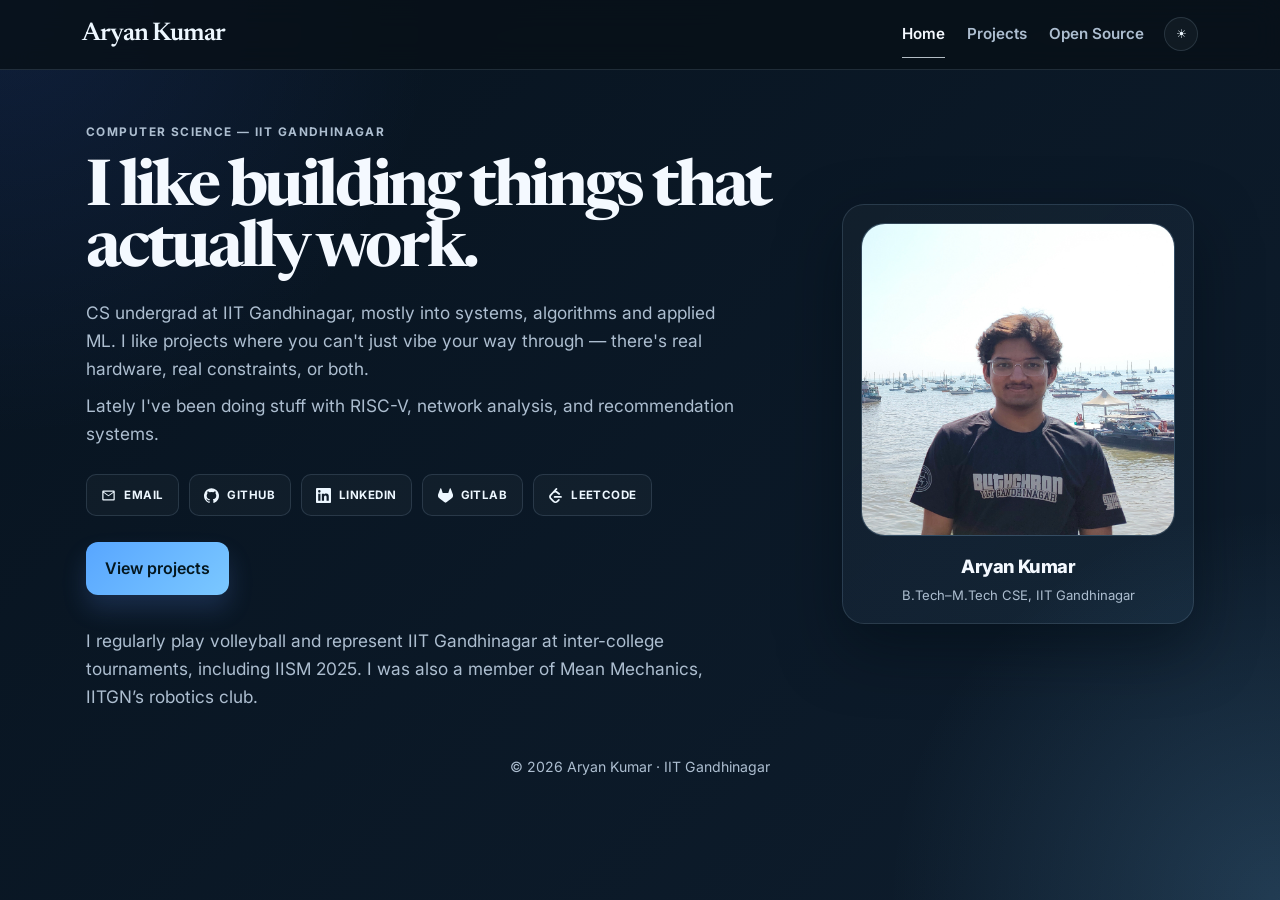
<file: index.html>
<!DOCTYPE html>
<html lang="en">

<head>
  <meta charset="UTF-8" />
  <meta name="viewport" content="width=device-width, initial-scale=1.0" />
  <meta name="description" content="Aryan Kumar portfolio website" />
  <title>Aryan Kumar | Portfolio</title>
  <link rel="preconnect" href="https://fonts.googleapis.com" />
  <link rel="preconnect" href="https://fonts.gstatic.com" crossorigin />
  <link
    href="https://fonts.googleapis.com/css2?family=Inter:wght@400;500;600;700;800&family=Newsreader:opsz,wght@6..72,400;6..72,500;6..72,600&display=swap"
    rel="stylesheet" />
  <link rel="stylesheet" href="styles.css?v=20261106" />
</head>

<body data-theme="dark">
  <div class="page-shell">
    <header class="site-header">
      <div class="header-inner">
        <a href="index.html" class="brand">Aryan Kumar</a>

        <div class="nav-group">
          <nav class="nav" aria-label="Main navigation">
            <a href="index.html" class="active">Home</a>
            <a href="projects.html">Projects</a>
            <a href="opensource.html">Open Source</a>
            <!-- Research will be added later when there is something to showcase. -->
          </nav>

          <button class="theme-toggle" type="button" data-theme-toggle aria-label="Toggle color theme">
            <span class="toggle-track">
              <span class="toggle-thumb">
                <span class="icon sun" aria-hidden="true">☀</span>
                <span class="icon moon" aria-hidden="true">☾</span>
              </span>
            </span>
          </button>
        </div>
      </div>
    </header>

    <main>
      <section class="page-hero" data-reveal>
        <div>
          <div class="eyebrow">Computer Science — IIT Gandhinagar</div>
          <h1>I like building things that actually work.</h1>
          <p class="page-intro">CS undergrad at IIT Gandhinagar, mostly into systems, algorithms and applied ML. I like
            projects where you can't just vibe your way through — there's real hardware, real constraints, or both.</p>
          <p class="page-intro">Lately I've been doing stuff with RISC-V, network analysis, and recommendation systems.
          </p>

          <div class="social-row">
            <a href="mailto:acearyan8@gmail.com" class="social-btn"><svg viewBox="0 0 24 24" aria-hidden="true"><path d="M2 5.5A1.5 1.5 0 0 1 3.5 4h17A1.5 1.5 0 0 1 22 5.5v13a1.5 1.5 0 0 1-1.5 1.5h-17A1.5 1.5 0 0 1 2 18.5v-13Zm2.2.5L12 11.6 19.8 6H4.2ZM20 7.6l-7.42 5.3a1 1 0 0 1-1.16 0L4 7.6V18h16V7.6Z" /></svg><span>Email</span></a>
            <a href="https://github.com/AceAryan" target="_blank" rel="noopener" class="social-btn"><svg viewBox="0 0 24 24" aria-hidden="true"><path d="M12 .5a12 12 0 0 0-3.79 23.38c.6.11.82-.26.82-.58v-2.03c-3.34.73-4.04-1.61-4.04-1.61-.54-1.39-1.32-1.76-1.32-1.76-1.08-.74.08-.72.08-.72 1.2.08 1.83 1.23 1.83 1.23 1.06 1.82 2.78 1.29 3.46.99.11-.77.42-1.29.76-1.59-2.67-.31-5.47-1.34-5.47-5.96 0-1.32.47-2.4 1.23-3.25-.12-.3-.53-1.53.12-3.18 0 0 1-.32 3.3 1.23a11.36 11.36 0 0 1 6 0c2.3-1.55 3.3-1.23 3.3-1.23.65 1.65.24 2.88.12 3.18.77.85 1.23 1.93 1.23 3.25 0 4.63-2.81 5.64-5.49 5.94.43.37.81 1.1.81 2.22v3.29c0 .32.21.7.83.58A12 12 0 0 0 12 .5Z" /></svg><span>GitHub</span></a>
            <a href="https://www.linkedin.com/in/aryan-kumar-574272316/" target="_blank" rel="noopener" class="social-btn"><svg viewBox="0 0 24 24" aria-hidden="true"><path d="M20.45 20.45h-3.56v-5.57c0-1.33-.02-3.04-1.85-3.04-1.86 0-2.14 1.45-2.14 2.95v5.66H9.35V9h3.41v1.56h.05c.48-.9 1.64-1.85 3.37-1.85 3.6 0 4.27 2.37 4.27 5.46v6.28ZM5.34 7.43a2.06 2.06 0 1 1 0-4.13 2.06 2.06 0 0 1 0 4.13ZM7.12 20.45H3.56V9h3.56v11.45ZM22.22 0H1.77C.79 0 0 .77 0 1.73v20.54C0 23.23.79 24 1.77 24h20.45c.98 0 1.78-.77 1.78-1.73V1.73C24 .77 23.2 0 22.22 0Z" /></svg><span>LinkedIn</span></a>
            <a href="https://gitlab.com/AceAryan" target="_blank" rel="noopener" class="social-btn"><svg viewBox="0 0 24 24" aria-hidden="true"><path d="m23.6004 9.5927-.0337-.0862L20.3.9814a.851.851 0 0 0-.3362-.405.8748.8748 0 0 0-.9997.0539.8748.8748 0 0 0-.29.4399l-2.2055 6.748H7.5375l-2.2057-6.748a.8573.8573 0 0 0-.29-.4412.8748.8748 0 0 0-.9997-.0537.8585.8585 0 0 0-.3362.4049L.4332 9.5015l-.0325.0862a6.0657 6.0657 0 0 0 2.0119 7.0105l.0113.0087.03.0213 4.976 3.7264 2.462 1.8633 1.4995 1.1321a1.0085 1.0085 0 0 0 1.2197 0l1.4995-1.1321 2.4619-1.8633 5.006-3.7489.0125-.01a6.0682 6.0682 0 0 0 2.0094-7.003z" /></svg><span>GitLab</span></a>
            <a href="https://leetcode.com/u/vUM0JFrjK9/" target="_blank" rel="noopener" class="social-btn"><svg viewBox="0 0 24 24" aria-hidden="true"><path d="M13.483 0a1.374 1.374 0 0 0-.961.438L7.116 6.226l-3.854 4.126a5.266 5.266 0 0 0-1.209 2.104 5.35 5.35 0 0 0-.125.513 5.527 5.527 0 0 0 .062 2.362 5.83 5.83 0 0 0 .349 1.017 5.938 5.938 0 0 0 1.271 1.818l4.277 4.193.039.038c2.248 2.165 5.852 2.133 8.063-.074l2.396-2.392c.54-.54.54-1.414.003-1.955a1.378 1.378 0 0 0-1.951-.003l-2.396 2.392a3.021 3.021 0 0 1-4.205.038l-.02-.019-4.276-4.193c-.652-.64-.972-1.469-.948-2.263a2.68 2.68 0 0 1 .066-.523 2.545 2.545 0 0 1 .619-1.164L9.13 8.114c1.058-1.134 3.204-1.27 4.43-.278l3.501 2.831c.593.48 1.461.387 1.94-.207a1.384 1.384 0 0 0-.207-1.943l-3.5-2.831c-.8-.647-1.766-1.045-2.774-1.202l2.015-2.158A1.384 1.384 0 0 0 13.483 0zm-2.866 12.815a1.38 1.38 0 0 0-1.38 1.382 1.38 1.38 0 0 0 1.38 1.382H20.79a1.38 1.38 0 0 0 1.38-1.382 1.38 1.38 0 0 0-1.38-1.382z" /></svg><span>LeetCode</span></a>
          </div>

          <div class="cta-row">
            <a href="projects.html" class="btn btn-primary">View projects</a>
          </div>

          <p class="page-intro" style="margin-top: 32px;">I regularly play volleyball and represent IIT Gandhinagar at inter-college tournaments, including IISM 2025. I was also a member of Mean Mechanics, IITGN’s robotics club.
</p>
        </div>

        <div class="profile-card">
          <img class="avatar profile-photo" src="images/profile.jpg" alt="Aryan Kumar"
            onerror="this.style.display='none'; this.nextElementSibling.style.display='grid';" />
          <div class="avatar fallback-avatar" aria-label="Profile initial" style="display: none;">AK</div>
          <div class="profile-meta">
            <strong>Aryan Kumar</strong>
            <span>B.Tech–M.Tech CSE, IIT Gandhinagar</span>
          </div>
        </div>
      </section>

    </main>

    <footer>© 2026 Aryan Kumar · IIT Gandhinagar</footer>
  </div>

  <script src="script.js?v=20261106"></script>
</body>

</html>
</file>
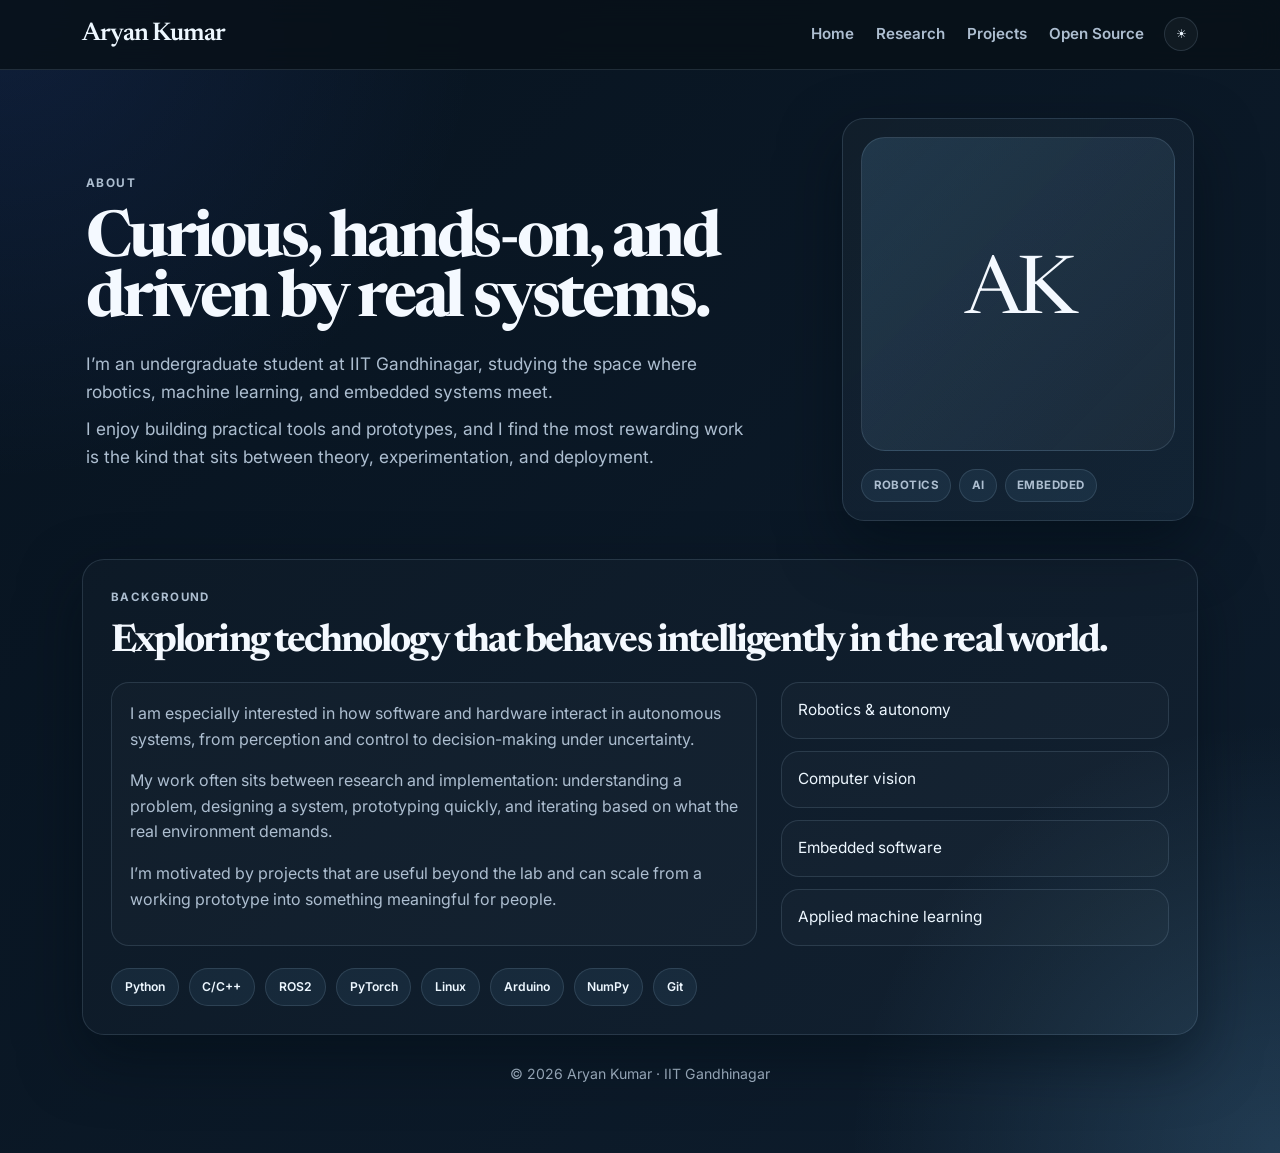
<file: about.html>
<!DOCTYPE html>
<html lang="en">

<head>
    <meta charset="UTF-8" />
    <meta name="viewport" content="width=device-width, initial-scale=1.0" />
    <title>About | Aryan Kumar</title>
    <link rel="preconnect" href="https://fonts.googleapis.com" />
    <link rel="preconnect" href="https://fonts.gstatic.com" crossorigin />
    <link
        href="https://fonts.googleapis.com/css2?family=Inter:wght@400;500;600;700;800&family=Newsreader:opsz,wght@6..72,400;6..72,500;6..72,600&display=swap"
        rel="stylesheet" />
    <link rel="stylesheet" href="styles.css?v=20261106" />
</head>

<body data-theme="dark">
    <div class="page-shell">
        <header class="site-header">
            <div class="header-inner">
                <a href="index.html" class="brand">Aryan Kumar</a>
                <nav class="nav" aria-label="Main navigation">
                    <a href="index.html">Home</a>
                    <a href="research.html">Research</a>
                    <a href="projects.html">Projects</a>
                    <a href="opensource.html">Open Source</a>
                </nav>
                <button class="theme-toggle" type="button" data-theme-toggle aria-label="Toggle color theme">
                    <span class="toggle-track">
                        <span class="toggle-thumb">
                            <span class="icon sun" aria-hidden="true">☀</span>
                            <span class="icon moon" aria-hidden="true">☾</span>
                        </span>
                    </span>
                </button>
            </div>
        </header>

        <main>
            <section class="page-hero" data-reveal>
                <div>
                    <div class="eyebrow">About</div>
                    <h1>Curious, hands-on, and driven by real systems.</h1>
                    <p class="page-intro">I’m an undergraduate student at IIT Gandhinagar, studying the space where
                        robotics, machine learning, and embedded systems meet.</p>
                    <p class="page-intro">I enjoy building practical tools and prototypes, and I find the most rewarding
                        work is the kind that sits between theory, experimentation, and deployment.</p>
                </div>
                <div class="profile-card">
                    <div class="avatar" aria-label="Profile initial">AK</div>
                    <div class="badge-row">
                        <span>Robotics</span>
                        <span>AI</span>
                        <span>Embedded</span>
                    </div>
                </div>
            </section>

            <section class="panel" data-reveal>
                <div class="section-head">
                    <div class="section-tag">Background</div>
                    <h2>Exploring technology that behaves intelligently in the real world.</h2>
                </div>

                <div class="two-col">
                    <div class="copy">
                        <p>I am especially interested in how software and hardware interact in autonomous systems, from
                            perception and control to decision-making under uncertainty.</p>
                        <p>My work often sits between research and implementation: understanding a problem, designing a
                            system, prototyping quickly, and iterating based on what the real environment demands.</p>
                        <p>I’m motivated by projects that are useful beyond the lab and can scale from a working
                            prototype into something meaningful for people.</p>
                    </div>

                    <ul class="list">
                        <li class="list-item">Robotics &amp; autonomy</li>
                        <li class="list-item">Computer vision</li>
                        <li class="list-item">Embedded software</li>
                        <li class="list-item">Applied machine learning</li>
                    </ul>
                </div>

                <div class="chip-row" aria-label="Skills">
                    <span class="chip">Python</span>
                    <span class="chip">C/C++</span>
                    <span class="chip">ROS2</span>
                    <span class="chip">PyTorch</span>
                    <span class="chip">Linux</span>
                    <span class="chip">Arduino</span>
                    <span class="chip">NumPy</span>
                    <span class="chip">Git</span>
                </div>
            </section>
        </main>

        <footer>© 2026 Aryan Kumar · IIT Gandhinagar</footer>
    </div>

    <script src="script.js?v=20261106"></script>
</body>

</html>
</file>
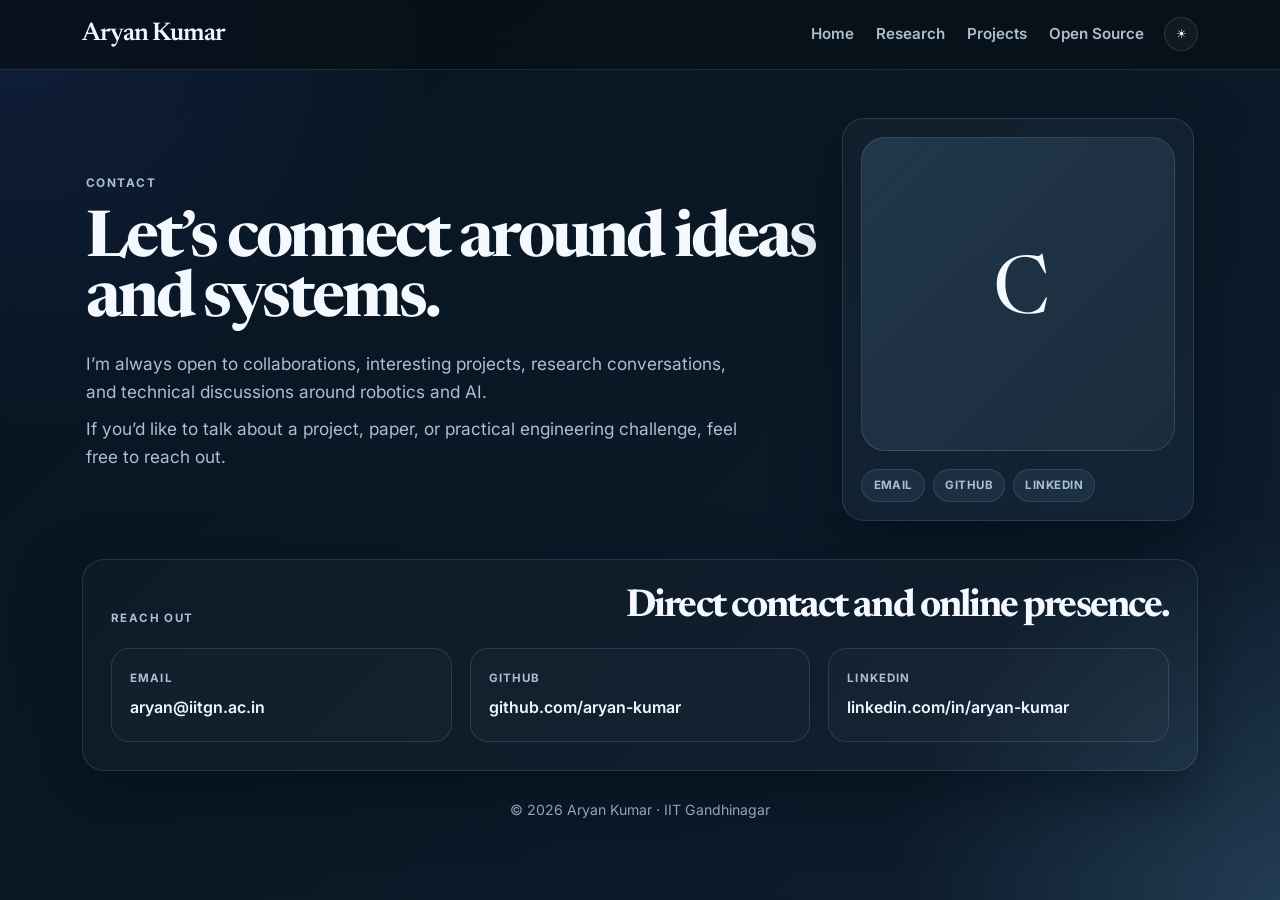
<file: contact.html>
<!DOCTYPE html>
<html lang="en">

<head>
    <meta charset="UTF-8" />
    <meta name="viewport" content="width=device-width, initial-scale=1.0" />
    <title>Contact | Aryan Kumar</title>
    <link rel="preconnect" href="https://fonts.googleapis.com" />
    <link rel="preconnect" href="https://fonts.gstatic.com" crossorigin />
    <link
        href="https://fonts.googleapis.com/css2?family=Inter:wght@400;500;600;700;800&family=Newsreader:opsz,wght@6..72,400;6..72,500;6..72,600&display=swap"
        rel="stylesheet" />
    <link rel="stylesheet" href="styles.css?v=20261106" />
</head>

<body data-theme="dark">
    <div class="page-shell">
        <header class="site-header">
            <div class="header-inner">
                <a href="index.html" class="brand">Aryan Kumar</a>
                <nav class="nav" aria-label="Main navigation">
                    <a href="index.html">Home</a>
                    <a href="research.html">Research</a>
                    <a href="projects.html">Projects</a>
                    <a href="opensource.html">Open Source</a>
                </nav>
                <button class="theme-toggle" type="button" data-theme-toggle aria-label="Toggle color theme">
                    <span class="toggle-track">
                        <span class="toggle-thumb">
                            <span class="icon sun" aria-hidden="true">☀</span>
                            <span class="icon moon" aria-hidden="true">☾</span>
                        </span>
                    </span>
                </button>
            </div>
        </header>

        <main>
            <section class="page-hero" data-reveal>
                <div>
                    <div class="eyebrow">Contact</div>
                    <h1>Let’s connect around ideas and systems.</h1>
                    <p class="page-intro">I’m always open to collaborations, interesting projects, research
                        conversations, and technical discussions around robotics and AI.</p>
                    <p class="page-intro">If you’d like to talk about a project, paper, or practical engineering
                        challenge, feel free to reach out.</p>
                </div>
                <div class="profile-card">
                    <div class="avatar" aria-label="Contact profile">C</div>
                    <div class="badge-row">
                        <span>Email</span>
                        <span>GitHub</span>
                        <span>LinkedIn</span>
                    </div>
                </div>
            </section>

            <section class="panel" data-reveal>
                <div class="section-head">
                    <div class="section-tag">Reach out</div>
                    <h2>Direct contact and online presence.</h2>
                </div>

                <div class="contact-grid">
                    <article class="contact-card">
                        <span>Email</span>
                        <a href="mailto:aryan@iitgn.ac.in">aryan@iitgn.ac.in</a>
                    </article>

                    <article class="contact-card">
                        <span>GitHub</span>
                        <a href="https://github.com/aryan-kumar" target="_blank"
                            rel="noopener">github.com/aryan-kumar</a>
                    </article>

                    <article class="contact-card">
                        <span>LinkedIn</span>
                        <a href="https://linkedin.com/in/aryan-kumar" target="_blank"
                            rel="noopener">linkedin.com/in/aryan-kumar</a>
                    </article>
                </div>
            </section>
        </main>

        <footer>© 2026 Aryan Kumar · IIT Gandhinagar</footer>
    </div>

    <script src="script.js?v=20261106"></script>
</body>

</html>
</file>
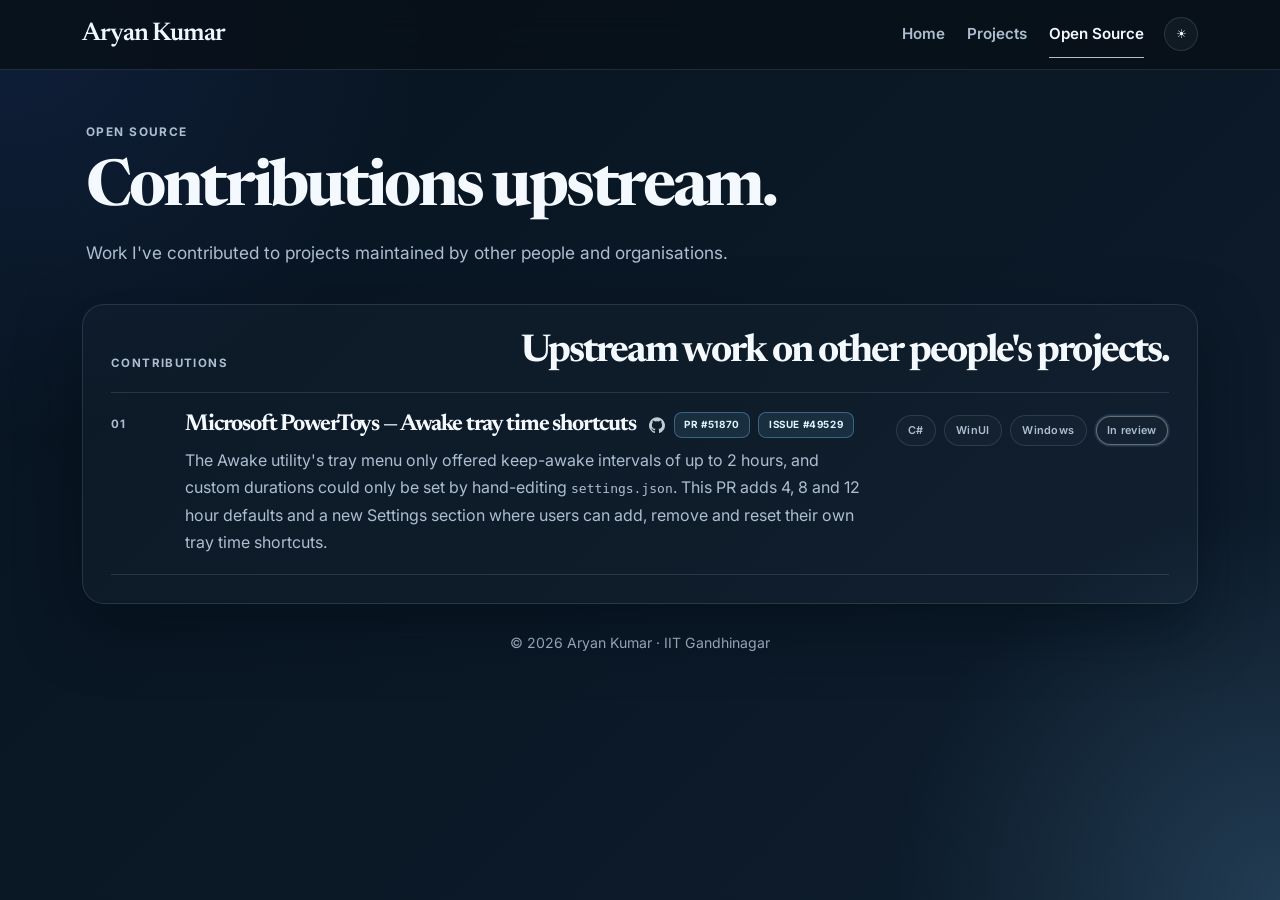
<file: opensource.html>
<!DOCTYPE html>
<html lang="en">

<head>
    <meta charset="UTF-8" />
    <meta name="viewport" content="width=device-width, initial-scale=1.0" />
    <title>Open Source | Aryan Kumar</title>
    <link rel="preconnect" href="https://fonts.googleapis.com" />
    <link rel="preconnect" href="https://fonts.gstatic.com" crossorigin />
    <link
        href="https://fonts.googleapis.com/css2?family=Inter:wght@400;500;600;700;800&family=Newsreader:opsz,wght@6..72,400;6..72,500;6..72,600&display=swap"
        rel="stylesheet" />
    <link rel="stylesheet" href="styles.css?v=20261106" />
</head>

<body data-theme="dark">
    <div class="page-shell">
        <header class="site-header">
            <div class="header-inner">
                <a href="index.html" class="brand">Aryan Kumar</a>
                <nav class="nav" aria-label="Main navigation">
                    <a href="index.html">Home</a>
                    <a href="projects.html">Projects</a>
                    <a href="opensource.html" class="active">Open Source</a>
                    <!-- Research will be added later when there is something to showcase. -->
                </nav>
                <button class="theme-toggle" type="button" data-theme-toggle aria-label="Toggle color theme">
                    <span class="toggle-track">
                        <span class="toggle-thumb">
                            <span class="icon sun" aria-hidden="true">☀</span>
                            <span class="icon moon" aria-hidden="true">☾</span>
                        </span>
                    </span>
                </button>
            </div>
        </header>

        <main>
            <section class="page-hero" data-reveal>
                <div>
                    <div class="eyebrow">Open Source</div>
                    <h1>Contributions upstream.</h1>
                    <p class="page-intro">Work I've contributed to projects maintained by other people and
                        organisations.</p>
                </div>
            </section>

            <section class="panel" data-reveal>
                <div class="section-head">
                    <div class="section-tag">Contributions</div>
                    <h2>Upstream work on other people's projects.</h2>
                </div>

                <div class="project-list">
                    <article class="project-list-item">
                        <div class="project-index">01</div>
                        <div class="project-info">
                            <div class="project-title-row">
                                <h3>Microsoft PowerToys — Awake tray time shortcuts</h3>
                                <div class="project-links">
                                    <a class="project-github" href="https://github.com/microsoft/PowerToys/pull/51870"
                                        target="_blank" rel="noopener"
                                        aria-label="Pull request #51870 on microsoft/PowerToys">
                                        <svg viewBox="0 0 24 24" aria-hidden="true">
                                            <path
                                                d="M12 .5a12 12 0 0 0-3.79 23.38c.6.11.82-.26.82-.58v-2.03c-3.34.73-4.04-1.61-4.04-1.61-.54-1.39-1.32-1.76-1.32-1.76-1.08-.74.08-.72.08-.72 1.2.08 1.83 1.23 1.83 1.23 1.06 1.82 2.78 1.29 3.46.99.11-.77.42-1.29.76-1.59-2.67-.31-5.47-1.34-5.47-5.96 0-1.32.47-2.4 1.23-3.25-.12-.3-.53-1.53.12-3.18 0 0 1-.32 3.3 1.23a11.36 11.36 0 0 1 6 0c2.3-1.55 3.3-1.23 3.3-1.23.65 1.65.24 2.88.12 3.18.77.85 1.23 1.93 1.23 3.25 0 4.63-2.81 5.64-5.49 5.94.43.37.81 1.1.81 2.22v3.29c0 .32.21.7.83.58A12 12 0 0 0 12 .5Z" />
                                        </svg>
                                    </a>
                                    <a class="project-demo" href="https://github.com/microsoft/PowerToys/pull/51870"
                                        target="_blank" rel="noopener">PR #51870</a>
                                    <a class="project-demo" href="https://github.com/microsoft/PowerToys/issues/49529"
                                        target="_blank" rel="noopener">Issue #49529</a>
                                </div>
                            </div>
                            <p>The Awake utility's tray menu only offered keep-awake intervals of up to 2 hours, and
                                custom durations could only be set by hand-editing <code>settings.json</code>. This PR
                                adds 4, 8 and 12 hour defaults and a new Settings section where users can add, remove
                                and reset their own tray time shortcuts.</p>
                        </div>
                        <div class="project-meta">
                            <span>C#</span>
                            <span>WinUI</span>
                            <span>Windows</span>
                            <span class="project-status">In review</span>
                        </div>
                    </article>
                </div>
            </section>
        </main>

        <footer>© 2026 Aryan Kumar · IIT Gandhinagar</footer>
    </div>

    <script src="script.js?v=20261106"></script>
</body>

</html>
</file>
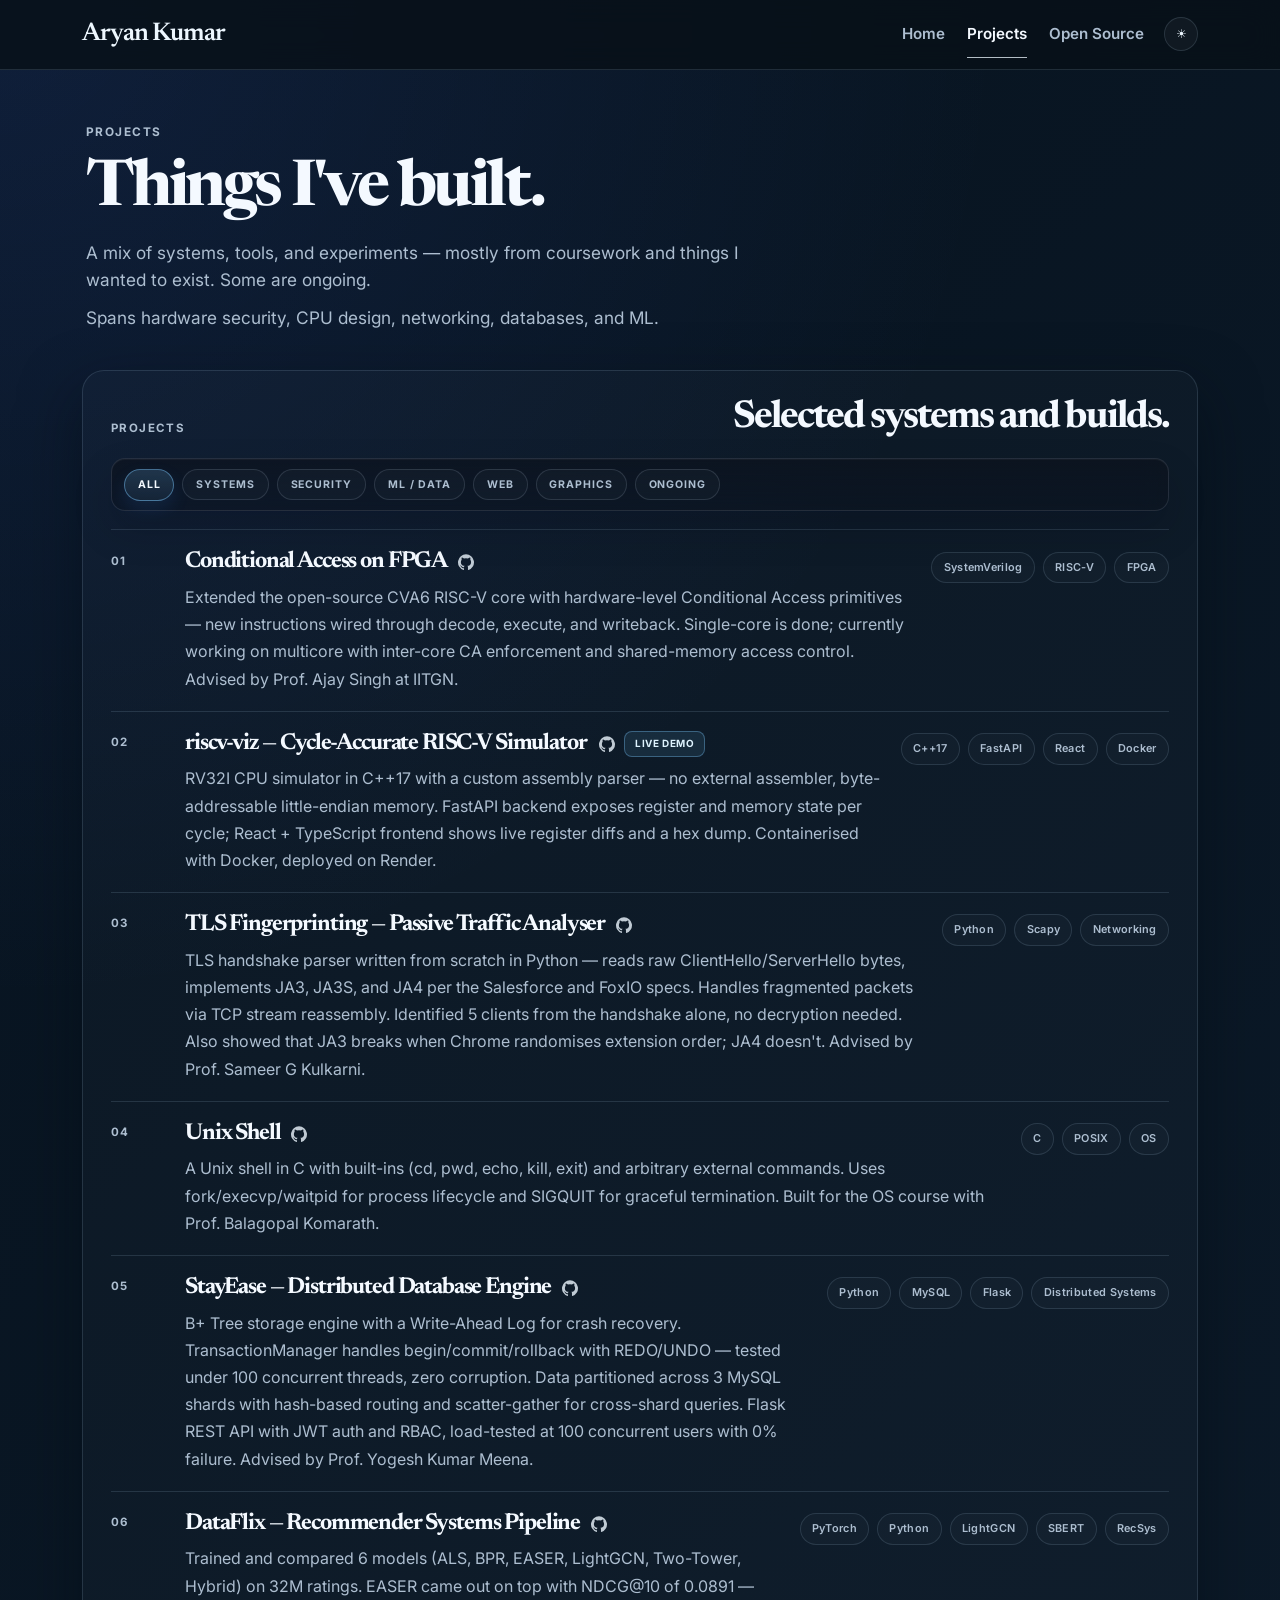
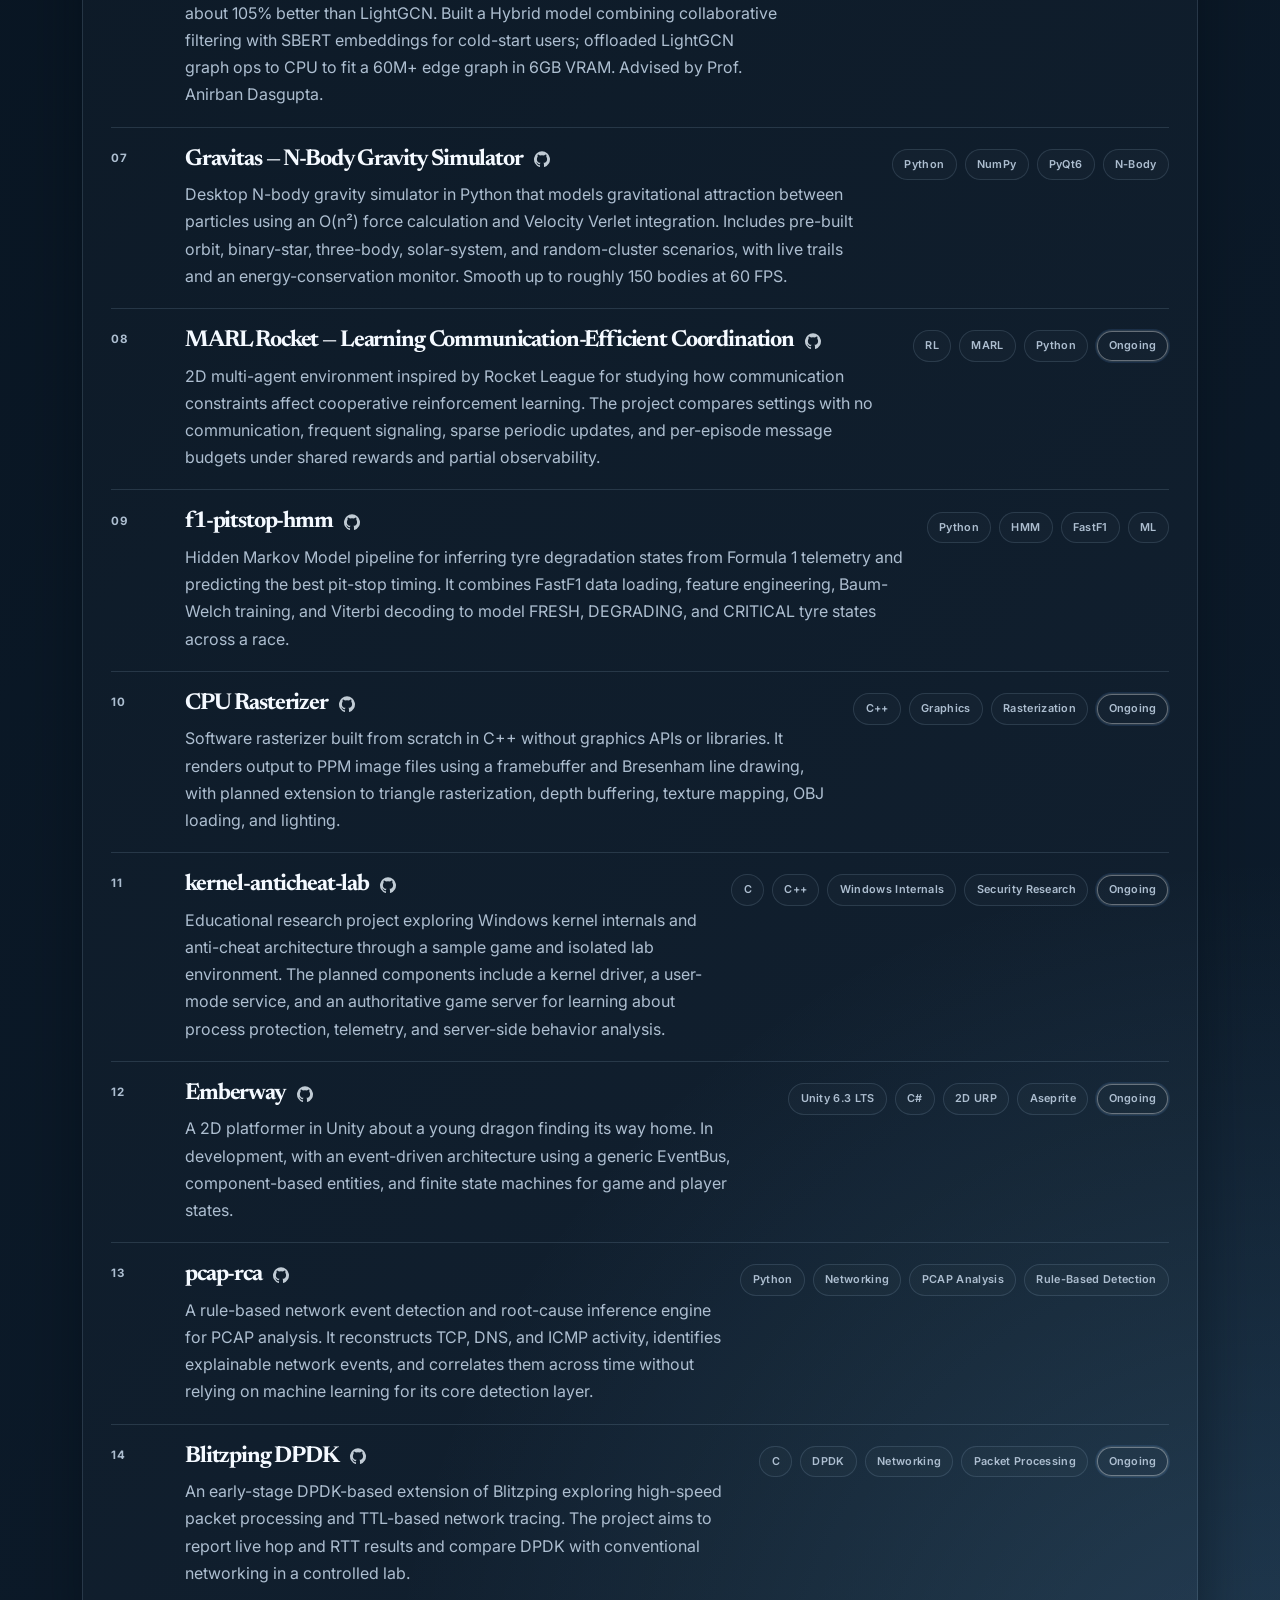
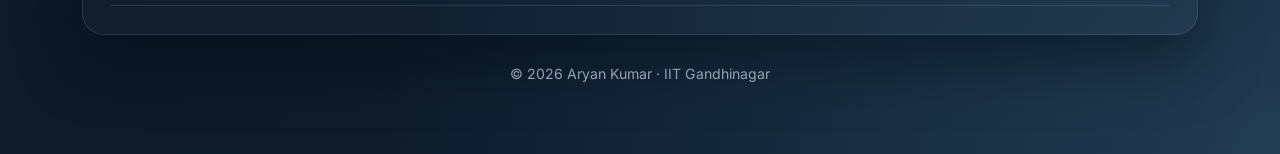
<file: projects.html>
<!DOCTYPE html>
<html lang="en">

<head>
    <meta charset="UTF-8" />
    <meta name="viewport" content="width=device-width, initial-scale=1.0" />
    <title>Projects | Aryan Kumar</title>
    <link rel="preconnect" href="https://fonts.googleapis.com" />
    <link rel="preconnect" href="https://fonts.gstatic.com" crossorigin />
    <link
        href="https://fonts.googleapis.com/css2?family=Inter:wght@400;500;600;700;800&family=Newsreader:opsz,wght@6..72,400;6..72,500;6..72,600&display=swap"
        rel="stylesheet" />
    <link rel="stylesheet" href="styles.css?v=20261106" />
</head>

<body data-theme="dark">
    <div class="page-shell">
        <header class="site-header">
            <div class="header-inner">
                <a href="index.html" class="brand">Aryan Kumar</a>
                <nav class="nav" aria-label="Main navigation">
                    <a href="index.html">Home</a>
                    <a href="projects.html" class="active">Projects</a>
                    <a href="opensource.html">Open Source</a>
                    <!-- Research will be added later when there is something to showcase. -->
                </nav>
                <button class="theme-toggle" type="button" data-theme-toggle aria-label="Toggle color theme">
                    <span class="toggle-track">
                        <span class="toggle-thumb">
                            <span class="icon sun" aria-hidden="true">☀</span>
                            <span class="icon moon" aria-hidden="true">☾</span>
                        </span>
                    </span>
                </button>
            </div>
        </header>

        <main>
            <section class="page-hero" data-reveal>
                <div>
                    <div class="eyebrow">Projects</div>
                    <h1>Things I've built.</h1>
                    <p class="page-intro">A mix of systems, tools, and experiments — mostly from coursework and things I
                        wanted to exist. Some are ongoing.</p>
                    <p class="page-intro">Spans hardware security, CPU design, networking, databases, and ML.</p>
                </div>
            </section>

            <section class="panel" data-reveal>
                <div class="section-head">
                    <div class="section-tag">Projects</div>
                    <h2>Selected systems and builds.</h2>
                </div>

                <div class="project-toolbar" aria-label="Project filters">
                    <div class="project-filter" role="tablist" aria-label="Filter projects by type">
                        <button class="project-filter-btn is-active" type="button" data-filter="all"
                            aria-pressed="true">All</button>
                        <button class="project-filter-btn" type="button" data-filter="systems"
                            aria-pressed="false">Systems</button>
                        <button class="project-filter-btn" type="button" data-filter="security"
                            aria-pressed="false">Security</button>
                        <button class="project-filter-btn" type="button" data-filter="ml" aria-pressed="false">ML /
                            Data</button>
                        <button class="project-filter-btn" type="button" data-filter="web"
                            aria-pressed="false">Web</button>
                        <button class="project-filter-btn" type="button" data-filter="graphics"
                            aria-pressed="false">Graphics</button>
                        <button class="project-filter-btn" type="button" data-filter="ongoing"
                            aria-pressed="false">Ongoing</button>
                    </div>
                </div>

                <div class="project-list">
                    <article class="project-list-item" data-category="systems security" 
                        data-featured="true">
                        <div class="project-index">01</div>
                        <div class="project-info">
                            <div class="project-title-row">
                                <h3>Conditional Access on FPGA</h3>
                                <a class="project-github"
                                    href="https://github.com/turing-house-community/multicore-on-fpga.git"
                                    aria-label="GitHub link for Conditional Access on FPGA">
                                    <svg viewBox="0 0 24 24" aria-hidden="true">
                                        <path
                                            d="M12 .5a12 12 0 0 0-3.79 23.38c.6.11.82-.26.82-.58v-2.03c-3.34.73-4.04-1.61-4.04-1.61-.54-1.39-1.32-1.76-1.32-1.76-1.08-.74.08-.72.08-.72 1.2.08 1.83 1.23 1.83 1.23 1.06 1.82 2.78 1.29 3.46.99.11-.77.42-1.29.76-1.59-2.67-.31-5.47-1.34-5.47-5.96 0-1.32.47-2.4 1.23-3.25-.12-.3-.53-1.53.12-3.18 0 0 1-.32 3.3 1.23a11.36 11.36 0 0 1 6 0c2.3-1.55 3.3-1.23 3.3-1.23.65 1.65.24 2.88.12 3.18.77.85 1.23 1.93 1.23 3.25 0 4.63-2.81 5.64-5.49 5.94.43.37.81 1.1.81 2.22v3.29c0 .32.21.7.83.58A12 12 0 0 0 12 .5Z" />
                                    </svg>
                                </a>
                            </div>
                            <p>Extended the open-source CVA6 RISC-V core with hardware-level Conditional Access
                                primitives — new instructions wired through decode, execute, and writeback. Single-core
                                is done; currently working on multicore with inter-core CA enforcement and shared-memory
                                access control. Advised by Prof. Ajay Singh at IITGN.</p>
                        </div>
                        <div class="project-meta">
                            <span>SystemVerilog</span>
                            <span>RISC-V</span>
                            <span>FPGA</span>
                        </div>
                    </article>

                    <article class="project-list-item" data-category="systems web" data-featured="true">
                        <div class="project-index">02</div>
                        <div class="project-info">
                            <div class="project-title-row">
                                <h3>riscv-viz — Cycle-Accurate RISC-V Simulator</h3>
                                <div class="project-links">
                                    <a class="project-github" href="https://github.com/AceAryan/riscv-viz"
                                        aria-label="GitHub link for riscv-viz — Cycle-Accurate RISC-V Simulator">
                                        <svg viewBox="0 0 24 24" aria-hidden="true">
                                            <path
                                                d="M12 .5a12 12 0 0 0-3.79 23.38c.6.11.82-.26.82-.58v-2.03c-3.34.73-4.04-1.61-4.04-1.61-.54-1.39-1.32-1.76-1.32-1.76-1.08-.74.08-.72.08-.72 1.2.08 1.83 1.23 1.83 1.23 1.06 1.82 2.78 1.29 3.46.99.11-.77.42-1.29.76-1.59-2.67-.31-5.47-1.34-5.47-5.96 0-1.32.47-2.4 1.23-3.25-.12-.3-.53-1.53.12-3.18 0 0 1-.32 3.3 1.23a11.36 11.36 0 0 1 6 0c2.3-1.55 3.3-1.23 3.3-1.23.65 1.65.24 2.88.12 3.18.77.85 1.23 1.93 1.23 3.25 0 4.63-2.81 5.64-5.49 5.94.43.37.81 1.1.81 2.22v3.29c0 .32.21.7.83.58A12 12 0 0 0 12 .5Z" />
                                        </svg>
                                    </a>
                                    <a class="project-demo" href="https://riscv-viz.vercel.app/"
                                        aria-label="Live demo for riscv-viz — Cycle-Accurate RISC-V Simulator">Live
                                        demo</a>
                                </div>
                            </div>
                            <p>RV32I CPU simulator in C++17 with a custom assembly parser — no external assembler,
                                byte-addressable little-endian memory. FastAPI backend exposes register and memory state
                                per cycle; React + TypeScript frontend shows live register diffs and a hex dump.
                                Containerised with Docker, deployed on Render.</p>
                        </div>
                        <div class="project-meta">
                            <span>C++17</span>
                            <span>FastAPI</span>
                            <span>React</span>
                            <span>Docker</span>
                        </div>
                    </article>

                    <article class="project-list-item" data-category="security networking ml" data-featured="true">
                        <div class="project-index">03</div>
                        <div class="project-info">
                            <div class="project-title-row">
                                <h3>TLS Fingerprinting — Passive Traffic Analyser</h3>
                                <a class="project-github" href="https://github.com/AceAryan/tls-fingerprinting"
                                    aria-label="GitHub link for TLS Fingerprinting — Passive Traffic Analyser">
                                    <svg viewBox="0 0 24 24" aria-hidden="true">
                                        <path
                                            d="M12 .5a12 12 0 0 0-3.79 23.38c.6.11.82-.26.82-.58v-2.03c-3.34.73-4.04-1.61-4.04-1.61-.54-1.39-1.32-1.76-1.32-1.76-1.08-.74.08-.72.08-.72 1.2.08 1.83 1.23 1.83 1.23 1.06 1.82 2.78 1.29 3.46.99.11-.77.42-1.29.76-1.59-2.67-.31-5.47-1.34-5.47-5.96 0-1.32.47-2.4 1.23-3.25-.12-.3-.53-1.53.12-3.18 0 0 1-.32 3.3 1.23a11.36 11.36 0 0 1 6 0c2.3-1.55 3.3-1.23 3.3-1.23.65 1.65.24 2.88.12 3.18.77.85 1.23 1.93 1.23 3.25 0 4.63-2.81 5.64-5.49 5.94.43.37.81 1.1.81 2.22v3.29c0 .32.21.7.83.58A12 12 0 0 0 12 .5Z" />
                                    </svg>
                                </a>
                            </div>
                            <p>TLS handshake parser written from scratch in Python — reads raw ClientHello/ServerHello
                                bytes, implements JA3, JA3S, and JA4 per the Salesforce and FoxIO specs. Handles
                                fragmented packets via TCP stream reassembly. Identified 5 clients from the handshake
                                alone, no decryption needed. Also showed that JA3 breaks when Chrome randomises
                                extension order; JA4 doesn't. Advised by Prof. Sameer G Kulkarni.</p>
                        </div>
                        <div class="project-meta">
                            <span>Python</span>
                            <span>Scapy</span>
                            <span>Networking</span>
                        </div>
                    </article>

                    <article class="project-list-item" data-category="systems" data-featured="false">
                        <div class="project-index">04</div>
                        <div class="project-info">
                            <div class="project-title-row">
                                <h3>Unix Shell</h3>
                                <a class="project-github" href="https://github.com/AceAryan/cs330-shell"
                                    aria-label="GitHub link for Unix Shell">
                                    <svg viewBox="0 0 24 24" aria-hidden="true">
                                        <path
                                            d="M12 .5a12 12 0 0 0-3.79 23.38c.6.11.82-.26.82-.58v-2.03c-3.34.73-4.04-1.61-4.04-1.61-.54-1.39-1.32-1.76-1.32-1.76-1.08-.74.08-.72.08-.72 1.2.08 1.83 1.23 1.83 1.23 1.06 1.82 2.78 1.29 3.46.99.11-.77.42-1.29.76-1.59-2.67-.31-5.47-1.34-5.47-5.96 0-1.32.47-2.4 1.23-3.25-.12-.3-.53-1.53.12-3.18 0 0 1-.32 3.3 1.23a11.36 11.36 0 0 1 6 0c2.3-1.55 3.3-1.23 3.3-1.23.65 1.65.24 2.88.12 3.18.77.85 1.23 1.93 1.23 3.25 0 4.63-2.81 5.64-5.49 5.94.43.37.81 1.1.81 2.22v3.29c0 .32.21.7.83.58A12 12 0 0 0 12 .5Z" />
                                    </svg>
                                </a>
                            </div>
                            <p>A Unix shell in C with built-ins (cd, pwd, echo, kill, exit) and arbitrary external
                                commands. Uses fork/execvp/waitpid for process lifecycle and SIGQUIT for graceful
                                termination. Built for the OS course with Prof. Balagopal Komarath.</p>
                        </div>
                        <div class="project-meta">
                            <span>C</span>
                            <span>POSIX</span>
                            <span>OS</span>
                        </div>
                    </article>

                    <article class="project-list-item" data-category="systems database web" data-featured="false">
                        <div class="project-index">05</div>
                        <div class="project-info">
                            <div class="project-title-row">
                                <h3>StayEase — Distributed Database Engine</h3>
                                <a class="project-github" href="https://github.com/AceAryan/StayEase"
                                    aria-label="GitHub link for StayEase — Distributed Database Engine">
                                    <svg viewBox="0 0 24 24" aria-hidden="true">
                                        <path
                                            d="M12 .5a12 12 0 0 0-3.79 23.38c.6.11.82-.26.82-.58v-2.03c-3.34.73-4.04-1.61-4.04-1.61-.54-1.39-1.32-1.76-1.32-1.76-1.08-.74.08-.72.08-.72 1.2.08 1.83 1.23 1.83 1.23 1.06 1.82 2.78 1.29 3.46.99.11-.77.42-1.29.76-1.59-2.67-.31-5.47-1.34-5.47-5.96 0-1.32.47-2.4 1.23-3.25-.12-.3-.53-1.53.12-3.18 0 0 1-.32 3.3 1.23a11.36 11.36 0 0 1 6 0c2.3-1.55 3.3-1.23 3.3-1.23.65 1.65.24 2.88.12 3.18.77.85 1.23 1.93 1.23 3.25 0 4.63-2.81 5.64-5.49 5.94.43.37.81 1.1.81 2.22v3.29c0 .32.21.7.83.58A12 12 0 0 0 12 .5Z" />
                                    </svg>
                                </a>
                            </div>
                            <p>B+ Tree storage engine with a Write-Ahead Log for crash recovery. TransactionManager
                                handles begin/commit/rollback with REDO/UNDO — tested under 100 concurrent threads, zero
                                corruption. Data partitioned across 3 MySQL shards with hash-based routing and
                                scatter-gather for cross-shard queries. Flask REST API with JWT auth and RBAC,
                                load-tested at 100 concurrent users with 0% failure. Advised by Prof. Yogesh Kumar
                                Meena.</p>
                        </div>
                        <div class="project-meta">
                            <span>Python</span>
                            <span>MySQL</span>
                            <span>Flask</span>
                            <span>Distributed Systems</span>
                        </div>
                    </article>

                    <article class="project-list-item" data-category="ml data web" data-featured="false">
                        <div class="project-index">06</div>
                        <div class="project-info">
                            <div class="project-title-row">
                                <h3>DataFlix — Recommender Systems Pipeline</h3>
                                <a class="project-github" href="https://github.com/AceAryan/DataFlix"
                                    aria-label="GitHub link for DataFlix — Recommender Systems Pipeline">
                                    <svg viewBox="0 0 24 24" aria-hidden="true">
                                        <path
                                            d="M12 .5a12 12 0 0 0-3.79 23.38c.6.11.82-.26.82-.58v-2.03c-3.34.73-4.04-1.61-4.04-1.61-.54-1.39-1.32-1.76-1.32-1.76-1.08-.74.08-.72.08-.72 1.2.08 1.83 1.23 1.83 1.23 1.06 1.82 2.78 1.29 3.46.99.11-.77.42-1.29.76-1.59-2.67-.31-5.47-1.34-5.47-5.96 0-1.32.47-2.4 1.23-3.25-.12-.3-.53-1.53.12-3.18 0 0 1-.32 3.3 1.23a11.36 11.36 0 0 1 6 0c2.3-1.55 3.3-1.23 3.3-1.23.65 1.65.24 2.88.12 3.18.77.85 1.23 1.93 1.23 3.25 0 4.63-2.81 5.64-5.49 5.94.43.37.81 1.1.81 2.22v3.29c0 .32.21.7.83.58A12 12 0 0 0 12 .5Z" />
                                    </svg>
                                </a>
                            </div>
                            <p>Trained and compared 6 models (ALS, BPR, EASER, LightGCN, Two-Tower, Hybrid) on 32M
                                ratings. EASER came out on top with NDCG@10 of 0.0891 — about 105% better than LightGCN.
                                Built a Hybrid model combining collaborative filtering with SBERT embeddings for
                                cold-start users; offloaded LightGCN graph ops to CPU to fit a 60M+ edge graph in 6GB
                                VRAM. Advised by Prof. Anirban Dasgupta.</p>
                        </div>
                        <div class="project-meta">
                            <span>PyTorch</span>
                            <span>Python</span>
                            <span>LightGCN</span>
                            <span>SBERT</span>
                            <span>RecSys</span>
                        </div>
                    </article>

                    <article class="project-list-item" data-category="python graphics" data-featured="false">
                        <div class="project-index">07</div>
                        <div class="project-info">
                            <div class="project-title-row">
                                <h3>Gravitas — N-Body Gravity Simulator</h3>
                                <a class="project-github" href="https://github.com/AceAryan/gravitas"
                                    aria-label="GitHub link for Gravitas — N-Body Gravity Simulator">
                                    <svg viewBox="0 0 24 24" aria-hidden="true">
                                        <path
                                            d="M12 .5a12 12 0 0 0-3.79 23.38c.6.11.82-.26.82-.58v-2.03c-3.34.73-4.04-1.61-4.04-1.61-.54-1.39-1.32-1.76-1.32-1.76-1.08-.74.08-.72.08-.72 1.2.08 1.83 1.23 1.83 1.23 1.06 1.82 2.78 1.29 3.46.99.11-.77.42-1.29.76-1.59-2.67-.31-5.47-1.34-5.47-5.96 0-1.32.47-2.4 1.23-3.25-.12-.3-.53-1.53.12-3.18 0 0 1-.32 3.3 1.23a11.36 11.36 0 0 1 6 0c2.3-1.55 3.3-1.23 3.3-1.23.65 1.65.24 2.88.12 3.18.77.85 1.23 1.93 1.23 3.25 0 4.63-2.81 5.64-5.49 5.94.43.37.81 1.1.81 2.22v3.29c0 .32.21.7.83.58A12 12 0 0 0 12 .5Z" />
                                    </svg>
                                </a>
                            </div>
                            <p>Desktop N-body gravity simulator in Python that models gravitational attraction between
                                particles using an O(n²) force calculation and Velocity Verlet integration. Includes
                                pre-built orbit, binary-star, three-body, solar-system, and random-cluster scenarios,
                                with live trails and an energy-conservation monitor. Smooth up to roughly 150 bodies
                                at 60 FPS.</p>
                        </div>
                        <div class="project-meta">
                            <span>Python</span>
                            <span>NumPy</span>
                            <span>PyQt6</span>
                            <span>N-Body</span>
                        </div>
                    </article>

                    <article class="project-list-item" data-category="ml rl" data-status="ongoing"
                        data-featured="false">
                        <div class="project-index">08</div>
                        <div class="project-info">
                            <div class="project-title-row">
                                <h3>MARL Rocket — Learning Communication-Efficient Coordination</h3>
                                <a class="project-github" href="https://github.com/AceAryan/marl-rocket"
                                    aria-label="GitHub link for MARL Rocket — Learning Communication-Efficient Coordination">
                                    <svg viewBox="0 0 24 24" aria-hidden="true">
                                        <path
                                            d="M12 .5a12 12 0 0 0-3.79 23.38c.6.11.82-.26.82-.58v-2.03c-3.34.73-4.04-1.61-4.04-1.61-.54-1.39-1.32-1.76-1.32-1.76-1.08-.74.08-.72.08-.72 1.2.08 1.83 1.23 1.83 1.23 1.06 1.82 2.78 1.29 3.46.99.11-.77.42-1.29.76-1.59-2.67-.31-5.47-1.34-5.47-5.96 0-1.32.47-2.4 1.23-3.25-.12-.3-.53-1.53.12-3.18 0 0 1-.32 3.3 1.23a11.36 11.36 0 0 1 6 0c2.3-1.55 3.3-1.23 3.3-1.23.65 1.65.24 2.88.12 3.18.77.85 1.23 1.93 1.23 3.25 0 4.63-2.81 5.64-5.49 5.94.43.37.81 1.1.81 2.22v3.29c0 .32.21.7.83.58A12 12 0 0 0 12 .5Z" />
                                    </svg>
                                </a>
                            </div>
                            <p>2D multi-agent environment inspired by Rocket League for studying how communication
                                constraints affect cooperative reinforcement learning. The project compares settings
                                with no communication, frequent signaling, sparse periodic updates, and per-episode
                                message budgets under shared rewards and partial observability.</p>
                        </div>
                        <div class="project-meta">
                            <span>RL</span>
                            <span>MARL</span>
                            <span>Python</span>
                            <span class="project-status">Ongoing</span>
                        </div>
                    </article>

                    <article class="project-list-item" data-category="ml data"
                        data-featured="false">
                        <div class="project-index">09</div>
                        <div class="project-info">
                            <div class="project-title-row">
                                <h3>f1-pitstop-hmm</h3>
                                <a class="project-github" href="https://github.com/AceAryan/f1-pitstop-hmm"
                                    aria-label="GitHub link for f1-pitstop-hmm">
                                    <svg viewBox="0 0 24 24" aria-hidden="true">
                                        <path
                                            d="M12 .5a12 12 0 0 0-3.79 23.38c.6.11.82-.26.82-.58v-2.03c-3.34.73-4.04-1.61-4.04-1.61-.54-1.39-1.32-1.76-1.32-1.76-1.08-.74.08-.72.08-.72 1.2.08 1.83 1.23 1.83 1.23 1.06 1.82 2.78 1.29 3.46.99.11-.77.42-1.29.76-1.59-2.67-.31-5.47-1.34-5.47-5.96 0-1.32.47-2.4 1.23-3.25-.12-.3-.53-1.53.12-3.18 0 0 1-.32 3.3 1.23a11.36 11.36 0 0 1 6 0c2.3-1.55 3.3-1.23 3.3-1.23.65 1.65.24 2.88.12 3.18.77.85 1.23 1.93 1.23 3.25 0 4.63-2.81 5.64-5.49 5.94.43.37.81 1.1.81 2.22v3.29c0 .32.21.7.83.58A12 12 0 0 0 12 .5Z" />
                                    </svg>
                                </a>
                            </div>
                            <p>Hidden Markov Model pipeline for inferring tyre degradation states from Formula 1
                                telemetry and predicting the best pit-stop timing. It combines FastF1 data loading,
                                feature engineering, Baum-Welch training, and Viterbi decoding to model FRESH,
                                DEGRADING, and CRITICAL tyre states across a race.</p>
                        </div>
                        <div class="project-meta">
                            <span>Python</span>
                            <span>HMM</span>
                            <span>FastF1</span>
                            <span>ML</span>
                        </div>
                    </article>

                    <article class="project-list-item" data-category="graphics systems" data-status="ongoing"
                        data-featured="false">
                        <div class="project-index">10</div>
                        <div class="project-info">
                            <div class="project-title-row">
                                <h3>CPU Rasterizer</h3>
                                <a class="project-github" href="https://github.com/AceAryan/cpu-rasterizer"
                                    aria-label="GitHub link for CPU Rasterizer">
                                    <svg viewBox="0 0 24 24" aria-hidden="true">
                                        <path
                                            d="M12 .5a12 12 0 0 0-3.79 23.38c.6.11.82-.26.82-.58v-2.03c-3.34.73-4.04-1.61-4.04-1.61-.54-1.39-1.32-1.76-1.32-1.76-1.08-.74.08-.72.08-.72 1.2.08 1.83 1.23 1.83 1.23 1.06 1.82 2.78 1.29 3.46.99.11-.77.42-1.29.76-1.59-2.67-.31-5.47-1.34-5.47-5.96 0-1.32.47-2.4 1.23-3.25-.12-.3-.53-1.53.12-3.18 0 0 1-.32 3.3 1.23a11.36 11.36 0 0 1 6 0c2.3-1.55 3.3-1.23 3.3-1.23.65 1.65.24 2.88.12 3.18.77.85 1.23 1.93 1.23 3.25 0 4.63-2.81 5.64-5.49 5.94.43.37.81 1.1.81 2.22v3.29c0 .32.21.7.83.58A12 12 0 0 0 12 .5Z" />
                                    </svg>
                                </a>
                            </div>
                            <p>Software rasterizer built from scratch in C++ without graphics APIs or libraries.
                                It renders output to PPM image files using a framebuffer and Bresenham line drawing,
                                with planned extension to triangle rasterization, depth buffering, texture mapping,
                                OBJ loading, and lighting.</p>
                        </div>
                        <div class="project-meta">
                            <span>C++</span>
                            <span>Graphics</span>
                            <span>Rasterization</span>
                            <span class="project-status">Ongoing</span>
                        </div>
                    </article>


                    <article class="project-list-item" data-category="systems security" data-status="ongoing"
                        data-featured="false">
                        <div class="project-index">11</div>
                        <div class="project-info">
                            <div class="project-title-row">
                                <h3>kernel-anticheat-lab</h3>
                                <a class="project-github" href="https://github.com/AceAryan/kernel-anticheat-lab"
                                    aria-label="GitHub link for kernel-anticheat-lab">
                                    <svg viewBox="0 0 24 24" aria-hidden="true">
                                        <path
                                            d="M12 .5a12 12 0 0 0-3.79 23.38c.6.11.82-.26.82-.58v-2.03c-3.34.73-4.04-1.61-4.04-1.61-.54-1.39-1.32-1.76-1.32-1.76-1.08-.74.08-.72.08-.72 1.2.08 1.83 1.23 1.83 1.23 1.06 1.82 2.78 1.29 3.46.99.11-.77.42-1.29.76-1.59-2.67-.31-5.47-1.34-5.47-5.96 0-1.32.47-2.4 1.23-3.25-.12-.3-.53-1.53.12-3.18 0 0 1-.32 3.3 1.23a11.36 11.36 0 0 1 6 0c2.3-1.55 3.3-1.23 3.3-1.23.65 1.65.24 2.88.12 3.18.77.85 1.23 1.93 1.23 3.25 0 4.63-2.81 5.64-5.49 5.94.43.37.81 1.1.81 2.22v3.29c0 .32.21.7.83.58A12 12 0 0 0 12 .5Z" />
                                    </svg>
                                </a>
                            </div>
                            <p>Educational research project exploring Windows kernel internals and anti-cheat
                                architecture through a sample game and isolated lab environment. The planned components
                                include a kernel driver, a user-mode service, and an authoritative game server for
                                learning about process protection, telemetry, and server-side behavior analysis.</p>
                        </div>
                        <div class="project-meta">
                            <span>C</span>
                            <span>C++</span>
                            <span>Windows Internals</span>
                            <span>Security Research</span>
                            <span class="project-status">Ongoing</span>
                        </div>
                    </article>

                    <article class="project-list-item" data-category="graphics" data-status="ongoing"
                        data-featured="false">
                        <div class="project-index">12</div>
                        <div class="project-info">
                            <div class="project-title-row">
                                <h3>Emberway</h3>
                                <a class="project-github" href="https://github.com/AceAryan/Emberway"
                                    aria-label="GitHub link for Emberway">
                                    <svg viewBox="0 0 24 24" aria-hidden="true">
                                        <path
                                            d="M12 .5a12 12 0 0 0-3.79 23.38c.6.11.82-.26.82-.58v-2.03c-3.34.73-4.04-1.61-4.04-1.61-.54-1.39-1.32-1.76-1.32-1.76-1.08-.74.08-.72.08-.72 1.2.08 1.83 1.23 1.83 1.23 1.06 1.82 2.78 1.29 3.46.99.11-.77.42-1.29.76-1.59-2.67-.31-5.47-1.34-5.47-5.96 0-1.32.47-2.4 1.23-3.25-.12-.3-.53-1.53.12-3.18 0 0 1-.32 3.3 1.23a11.36 11.36 0 0 1 6 0c2.3-1.55 3.3-1.23 3.3-1.23.65 1.65.24 2.88.12 3.18.77.85 1.23 1.93 1.23 3.25 0 4.63-2.81 5.64-5.49 5.94.43.37.81 1.1.81 2.22v3.29c0 .32.21.7.83.58A12 12 0 0 0 12 .5Z" />
                                    </svg>
                                </a>
                            </div>
                            <p>A 2D platformer in Unity about a young dragon finding its way home. In development,
                                with an event-driven architecture using a generic EventBus, component-based entities,
                                and finite state machines for game and player states.</p>
                        </div>
                        <div class="project-meta">
                            <span>Unity 6.3 LTS</span>
                            <span>C#</span>
                            <span>2D URP</span>
                            <span>Aseprite</span>
                            <span class="project-status">Ongoing</span>
                        </div>
                    </article>

                    <article class="project-list-item" data-category="systems" data-featured="false">
                        <div class="project-index">13</div>
                        <div class="project-info">
                            <div class="project-title-row">
                                <h3>pcap-rca</h3>
                                <a class="project-github" href="https://github.com/AceAryan/pcap-rca"
                                    aria-label="GitHub link for pcap-rca">
                                    <svg viewBox="0 0 24 24" aria-hidden="true">
                                        <path
                                            d="M12 .5a12 12 0 0 0-3.79 23.38c.6.11.82-.26.82-.58v-2.03c-3.34.73-4.04-1.61-4.04-1.61-.54-1.39-1.32-1.76-1.32-1.76-1.08-.74.08-.72.08-.72 1.2.08 1.83 1.23 1.83 1.23 1.06 1.82 2.78 1.29 3.46.99.11-.77.42-1.29.76-1.59-2.67-.31-5.47-1.34-5.47-5.96 0-1.32.47-2.4 1.23-3.25-.12-.3-.53-1.53.12-3.18 0 0 1-.32 3.3 1.23a11.36 11.36 0 0 1 6 0c2.3-1.55 3.3-1.23 3.3-1.23.65 1.65.24 2.88.12 3.18.77.85 1.23 1.93 1.23 3.25 0 4.63-2.81 5.64-5.49 5.94.43.37.81 1.1.81 2.22v3.29c0 .32.21.7.83.58A12 12 0 0 0 12 .5Z" />
                                    </svg>
                                </a>
                            </div>
                            <p>A rule-based network event detection and root-cause inference engine for PCAP analysis.
                                It reconstructs TCP, DNS, and ICMP activity, identifies explainable network events, and
                                correlates them across time without relying on machine learning for its core detection
                                layer.</p>
                        </div>
                        <div class="project-meta">
                            <span>Python</span>
                            <span>Networking</span>
                            <span>PCAP Analysis</span>
                            <span>Rule-Based Detection</span>
                        </div>
                    </article>

                    <article class="project-list-item" data-category="systems" data-status="ongoing"
                        data-featured="false">
                        <div class="project-index">14</div>
                        <div class="project-info">
                            <div class="project-title-row">
                                <h3>Blitzping DPDK</h3>
                                <a class="project-github" href="https://github.com/AceAryan/blitzping-dpdk"
                                    aria-label="GitHub link for Blitzping DPDK">
                                    <svg viewBox="0 0 24 24" aria-hidden="true">
                                        <path
                                            d="M12 .5a12 12 0 0 0-3.79 23.38c.6.11.82-.26.82-.58v-2.03c-3.34.73-4.04-1.61-4.04-1.61-.54-1.39-1.32-1.76-1.32-1.76-1.08-.74.08-.72.08-.72 1.2.08 1.83 1.23 1.83 1.23 1.06 1.82 2.78 1.29 3.46.99.11-.77.42-1.29.76-1.59-2.67-.31-5.47-1.34-5.47-5.96 0-1.32.47-2.4 1.23-3.25-.12-.3-.53-1.53.12-3.18 0 0 1-.32 3.3 1.23a11.36 11.36 0 0 1 6 0c2.3-1.55 3.3-1.23 3.3-1.23.65 1.65.24 2.88.12 3.18.77.85 1.23 1.93 1.23 3.25 0 4.63-2.81 5.64-5.49 5.94.43.37.81 1.1.81 2.22v3.29c0 .32.21.7.83.58A12 12 0 0 0 12 .5Z" />
                                    </svg>
                                </a>
                            </div>
                            <p>An early-stage DPDK-based extension of Blitzping exploring high-speed packet
                                processing and TTL-based network tracing. The project aims to report live hop and RTT
                                results and compare DPDK with conventional networking in a controlled lab.</p>
                        </div>
                        <div class="project-meta">
                            <span>C</span>
                            <span>DPDK</span>
                            <span>Networking</span>
                            <span>Packet Processing</span>
                            <span class="project-status">Ongoing</span>
                        </div>
                    </article>
                </div>
            </section>
        </main>

        <footer>© 2026 Aryan Kumar · IIT Gandhinagar</footer>
    </div>

    <script src="script.js?v=20261106"></script>
</body>

</html>
</file>
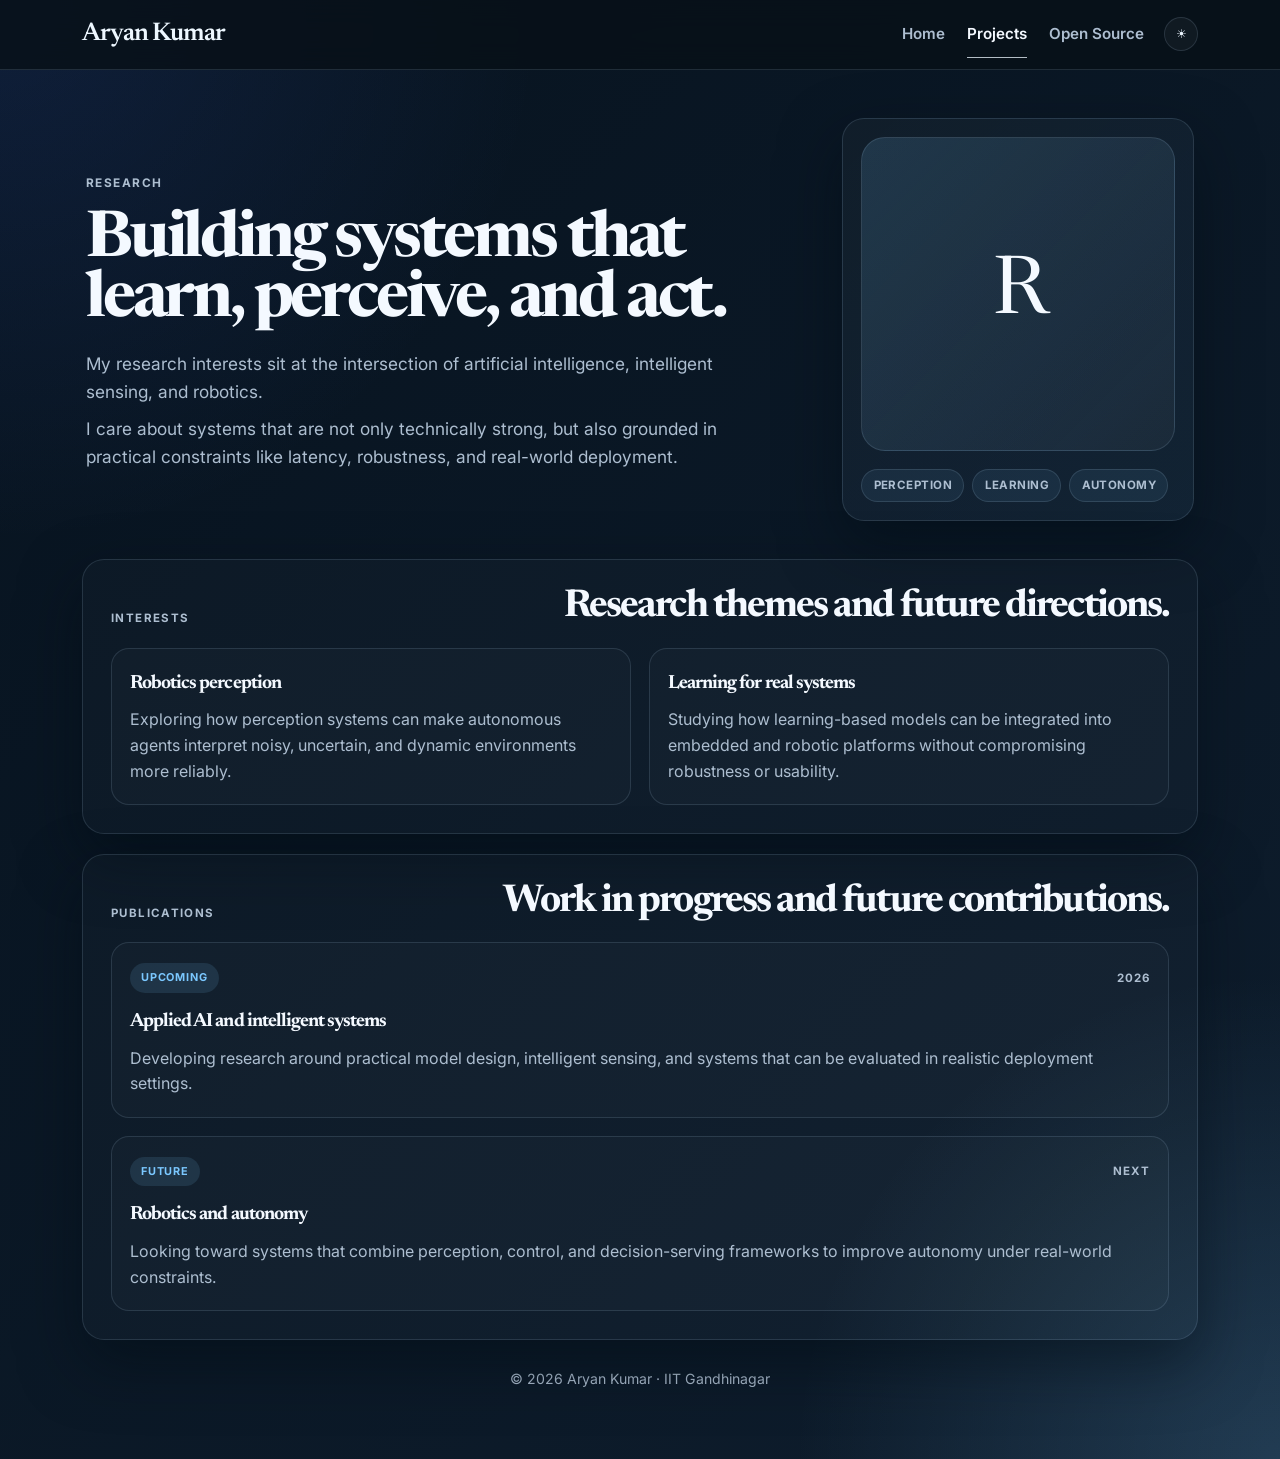
<file: research.html>
<!DOCTYPE html>
<html lang="en">

<head>
    <meta charset="UTF-8" />
    <meta name="viewport" content="width=device-width, initial-scale=1.0" />
    <title>Research | Aryan Kumar</title>
    <link rel="preconnect" href="https://fonts.googleapis.com" />
    <link rel="preconnect" href="https://fonts.gstatic.com" crossorigin />
    <link
        href="https://fonts.googleapis.com/css2?family=Inter:wght@400;500;600;700;800&family=Newsreader:opsz,wght@6..72,400;6..72,500;6..72,600&display=swap"
        rel="stylesheet" />
    <link rel="stylesheet" href="styles.css?v=20261106" />
</head>

<body data-theme="dark">
    <div class="page-shell">
        <header class="site-header">
            <div class="header-inner">
                <a href="index.html" class="brand">Aryan Kumar</a>
                <nav class="nav" aria-label="Main navigation">
                    <a href="index.html">Home</a>
                    <a href="projects.html" class="active">Projects</a>
                    <a href="opensource.html">Open Source</a>
                    <!-- Research will be added later when there is something to showcase. -->
                </nav>
                <button class="theme-toggle" type="button" data-theme-toggle aria-label="Toggle color theme">
                    <span class="toggle-track">
                        <span class="toggle-thumb">
                            <span class="icon sun" aria-hidden="true">☀</span>
                            <span class="icon moon" aria-hidden="true">☾</span>
                        </span>
                    </span>
                </button>
            </div>
        </header>

        <main>
            <section class="page-hero" data-reveal>
                <div>
                    <div class="eyebrow">Research</div>
                    <h1>Building systems that learn, perceive, and act.</h1>
                    <p class="page-intro">My research interests sit at the intersection of artificial intelligence,
                        intelligent sensing, and robotics.</p>
                    <p class="page-intro">I care about systems that are not only technically strong, but also grounded
                        in practical constraints like latency, robustness, and real-world deployment.</p>
                </div>
                <div class="profile-card">
                    <div class="avatar" aria-label="Research profile">R</div>
                    <div class="badge-row">
                        <span>Perception</span>
                        <span>Learning</span>
                        <span>Autonomy</span>
                    </div>
                </div>
            </section>

            <section class="panel" data-reveal>
                <div class="section-head">
                    <div class="section-tag">Interests</div>
                    <h2>Research themes and future directions.</h2>
                </div>

                <div class="research-grid">
                    <article class="summary-card">
                        <h3>Robotics perception</h3>
                        <p>Exploring how perception systems can make autonomous agents interpret noisy, uncertain, and
                            dynamic environments more reliably.</p>
                    </article>

                    <article class="summary-card">
                        <h3>Learning for real systems</h3>
                        <p>Studying how learning-based models can be integrated into embedded and robotic platforms
                            without compromising robustness or usability.</p>
                    </article>
                </div>
            </section>

            <section class="panel" data-reveal>
                <div class="section-head">
                    <div class="section-tag">Publications</div>
                    <h2>Work in progress and future contributions.</h2>
                </div>

                <div class="card-grid">
                    <article class="pub-item">
                        <div class="pub-meta">
                            <span class="pub-type">Upcoming</span>
                            <span class="pub-year">2026</span>
                        </div>
                        <h3>Applied AI and intelligent systems</h3>
                        <p>Developing research around practical model design, intelligent sensing, and systems that can
                            be evaluated in realistic deployment settings.</p>
                    </article>

                    <article class="pub-item">
                        <div class="pub-meta">
                            <span class="pub-type">Future</span>
                            <span class="pub-year">Next</span>
                        </div>
                        <h3>Robotics and autonomy</h3>
                        <p>Looking toward systems that combine perception, control, and decision-serving frameworks to
                            improve autonomy under real-world constraints.</p>
                    </article>
                </div>
            </section>
        </main>

        <footer>© 2026 Aryan Kumar · IIT Gandhinagar</footer>
    </div>

    <script src="script.js?v=20261106"></script>
</body>

</html>
</file>
<file: styles.css>
:root {
    --bg: #07131f;
    --bg-2: #0e1d2d;
    --surface: rgba(12, 22, 32, 0.9);
    --surface-strong: rgba(17, 30, 42, 0.98);
    --surface-soft: rgba(20, 35, 49, 0.75);
    --card: rgba(18, 31, 42, 0.9);
    --card-2: rgba(13, 25, 36, 0.8);
    --text: #edf7ff;
    --muted: #adbed0;
    --heading: #f4f9ff;
    --accent: #7bc8ff;
    --accent-strong: #58a6ff;
    --accent-soft: rgba(123, 200, 255, 0.12);
    --line: rgba(174, 206, 232, 0.15);
    --shadow: 0 24px 60px rgba(2, 12, 20, 0.5);
    --nav-glow: rgba(123, 200, 255, 0.18);
    --chip-bg: rgba(123, 200, 255, 0.08);
    --radius: 22px;
    --container: 1160px;
}

body[data-theme='light'] {
    --bg: #edf3f9;
    --bg-2: #f7fafc;
    --surface: rgba(255, 255, 255, 0.9);
    --surface-strong: rgba(255, 255, 255, 0.98);
    --surface-soft: rgba(255, 255, 255, 0.72);
    --card: rgba(255, 255, 255, 0.92);
    --card-2: rgba(245, 249, 255, 0.9);
    --text: #122234;
    --muted: #516277;
    --heading: #0d1c2e;
    --accent: #1d5bd8;
    --accent-strong: #2458d8;
    --accent-soft: rgba(29, 91, 216, 0.08);
    --line: rgba(18, 34, 52, 0.1);
    --shadow: 0 20px 42px rgba(42, 58, 84, 0.08);
    --nav-glow: rgba(29, 91, 216, 0.08);
    --chip-bg: rgba(29, 91, 216, 0.07);
}

* {
    box-sizing: border-box;
}

html {
    scroll-behavior: smooth;
}

body {
    margin: 0;
    min-height: 100vh;
    font-family: 'Inter', sans-serif;
    background:
        radial-gradient(circle at top left, rgba(74, 116, 255, 0.12), transparent 28%),
        radial-gradient(circle at bottom right, rgba(123, 200, 255, 0.18), transparent 25%),
        linear-gradient(135deg, var(--bg), var(--bg-2));
    color: var(--text);
    line-height: 1.6;
}

body[data-theme='light'] .site-header {
    border-color: rgba(18, 34, 52, 0.08);
    background: rgba(255, 255, 255, 0.7);
}

body[data-theme='light'] .nav a,
body[data-theme='light'] .meta,
body[data-theme='light'] .theme-toggle,
body[data-theme='light'] .showcase-card p,
body[data-theme='light'] .about-card,
body[data-theme='light'] .list-item,
body[data-theme='light'] .pub-item,
body[data-theme='light'] .project-card,
body[data-theme='light'] .contact-card,
body[data-theme='light'] .summary-card {
    color: var(--text);
}

body[data-theme='light'] .social-btn {
    border-color: rgba(18, 34, 52, 0.08);
    background: rgba(255, 255, 255, 0.7);
}

a {
    color: inherit;
    text-decoration: none;
}

img {
    max-width: 100%;
    display: block;
}

.page-shell {
    max-width: var(--container);
    margin: 0 auto;
    padding: 0 22px 60px;
}

.site-header {
    position: sticky;
    top: 0;
    z-index: 20;
    width: 100vw;
    margin: 0 0 26px;
    margin-left: calc(50% - 50vw);
    background: rgba(8, 16, 24, 0.82);
    border: 1px solid var(--line);
    border-left: none;
    border-right: none;
    border-top: none;
    backdrop-filter: blur(14px);
    -webkit-backdrop-filter: blur(14px);
    box-shadow: none;
    border-radius: 0;
}

.header-inner {
    display: flex;
    align-items: center;
    max-width: var(--container);
    width: 100%;
    margin: 0 auto;
    gap: 18px;
    padding: 14px 22px;
    position: relative;
    box-sizing: border-box;
}

.brand {
    font-family: 'Newsreader', serif;
    font-size: clamp(1.4rem, 2vw, 1.7rem);
    letter-spacing: -0.04em;
    font-weight: 600;
    margin-right: auto;
    position: static;
}

.nav-group {
    display: flex;
    align-items: center;
    gap: 18px;
    margin-left: auto;
}

.nav {
    display: flex;
    align-items: center;
    justify-content: flex-end;
    flex-wrap: wrap;
    gap: 22px;
    padding: 0;
    margin: 0;
    border-radius: 0;
    background: transparent;
    border: none;
    text-align: center;
}

.nav a {
    color: var(--muted);
    font-size: 0.95rem;
    font-weight: 600;
    padding: 0.2rem 0;
    border-radius: 0;
    transition: color 0.2s ease;
    position: relative;
}

.nav a:hover,
.nav a.active {
    color: var(--heading);
    background: transparent;
}

.nav a:hover::after,
.nav a.active::after {
    content: "";
    position: absolute;
    left: 0;
    right: 0;
    bottom: -8px;
    height: 1px;
    background: var(--text);
    opacity: 0.75;
}

.theme-toggle {
    border: 1px solid var(--line);
    background: rgba(255, 255, 255, 0.04);
    color: var(--text);
    border-radius: 999px;
    width: 34px;
    height: 34px;
    padding: 0;
    cursor: pointer;
    position: relative;
    display: inline-flex;
    align-items: center;
    justify-content: center;
    overflow: hidden;
    box-shadow: none;
    margin-left: 2px;
}

.toggle-track {
    position: relative;
    width: 100%;
    height: 100%;
    display: block;
}

.toggle-thumb {
    position: absolute;
    inset: 0;
    display: grid;
    place-items: center;
    border-radius: 50%;
    background: transparent;
    transition: transform 0.2s ease, background 0.2s ease;
}

.theme-toggle .icon {
    position: absolute;
    inset: 0;
    display: grid;
    place-items: center;
    font-size: 0.75rem;
    line-height: 1;
    transition: opacity 0.2s ease, transform 0.2s ease;
}

.theme-toggle .sun {
    opacity: 1;
    transform: scale(1);
}

.theme-toggle .moon {
    opacity: 0;
    transform: scale(0.6);
}

body[data-theme='light'] .theme-toggle {
    background: rgba(29, 91, 216, 0.04);
}

body[data-theme='light'] .theme-toggle .sun {
    opacity: 0;
    transform: scale(0.6);
}

body[data-theme='light'] .theme-toggle .moon {
    opacity: 1;
    transform: scale(1);
}

.social-row {
    display: flex;
    flex-wrap: wrap;
    gap: 10px;
    margin-top: 26px;
    width: fit-content;
    max-width: 100%;
    align-items: stretch;
}

.social-btn {
    display: inline-flex;
    align-items: center;
    justify-content: center;
    min-width: 0;
    flex: 0 0 auto;
    padding: 0.7rem 0.9rem;
    border-radius: 10px;
    border: 1px solid var(--line);
    background: rgba(255, 255, 255, 0.03);
    color: var(--text);
    font-size: 0.72rem;
    font-weight: 700;
    letter-spacing: 0.04em;
    text-transform: uppercase;
    transition: transform 0.2s ease, border-color 0.2s ease, background 0.2s ease;
    white-space: nowrap;
}

.social-btn svg {
    width: 15px;
    height: 15px;
    margin-right: 0.5rem;
    fill: currentColor;
    flex-shrink: 0;
}

.social-btn:hover {
    transform: translateY(-1px);
    border-color: rgba(123, 200, 255, 0.35);
    background: rgba(123, 200, 255, 0.08);
}

[data-reveal] {
    opacity: 0;
    transform: translateY(18px);
    transition: opacity 0.7s ease, transform 0.7s ease;
}

.reveal-visible {
    opacity: 1;
    transform: translateY(0);
}

.page-hero {
    display: grid;
    grid-template-columns: minmax(0, 1.35fr) minmax(260px, 0.65fr);
    gap: 26px;
    align-items: center;
    padding: 22px 4px 18px;
}

.eyebrow {
    display: inline-block;
    margin-bottom: 18px;
    color: var(--muted);
    font-size: 0.74rem;
    letter-spacing: 0.12em;
    text-transform: uppercase;
    font-weight: 700;
}

h1,
h2,
h3,
h4 {
    margin: 0;
    color: var(--heading);
    font-family: 'Newsreader', serif;
    letter-spacing: -0.05em;
}

h1 {
    font-size: clamp(3rem, 5vw, 5rem);
    line-height: 0.95;
    margin-bottom: 18px;
}

.page-intro {
    font-size: 1.08rem;
    color: var(--muted);
    margin: 0;
    max-width: 60ch;
}

.page-intro+.page-intro {
    margin-top: 10px;
}

.cta-row {
    display: flex;
    flex-wrap: nowrap;
    gap: 14px;
    margin-top: 26px;
    width: fit-content;
}

.btn {
    display: inline-flex;
    justify-content: center;
    align-items: center;
    padding: 0.85rem 1.2rem;
    border-radius: 12px;
    font-weight: 600;
    transition: transform 0.2s ease;
    white-space: nowrap;
}

.btn:hover {
    transform: translateY(-1px);
}

.btn-primary {
    background: linear-gradient(135deg, var(--accent-strong), var(--accent));
    color: #04171f;
    box-shadow: 0 14px 24px rgba(91, 136, 232, 0.2);
}

.btn-secondary {
    background: rgba(255, 255, 255, 0.04);
    border: 1px solid var(--line);
    color: var(--text);
}

.profile-card {
    background: linear-gradient(135deg, rgba(255, 255, 255, 0.03), rgba(123, 200, 255, 0.06));
    border: 1px solid var(--line);
    border-radius: var(--radius);
    padding: 18px;
    box-shadow: var(--shadow);
}

.avatar {
    width: 100%;
    aspect-ratio: 1;
    border-radius: 24px;
    display: grid;
    place-items: center;
    background: linear-gradient(135deg, rgba(123, 200, 255, 0.15), rgba(255, 255, 255, 0.04));
    border: 1px solid var(--line);
    font-size: clamp(3rem, 7vw, 5rem);
    color: var(--heading);
    font-family: 'Newsreader', serif;
    letter-spacing: -0.08em;
}

.profile-photo {
    object-fit: cover;
    object-position: center;
    display: block;
}

.fallback-avatar {
    display: grid;
}

.profile-meta {
    display: flex;
    flex-direction: column;
    gap: 4px;
    margin-top: 16px;
    text-align: center;
}

.profile-meta strong {
    color: var(--heading);
    font-size: 1.15rem;
    font-weight: 800;
    letter-spacing: -0.03em;
}

.profile-meta span {
    color: var(--muted);
    font-size: 0.82rem;
    line-height: 1.5;
}

.badge-row {
    display: flex;
    flex-wrap: wrap;
    gap: 8px;
    margin-top: 18px;
}

.badge-row span {
    display: inline-flex;
    align-items: center;
    padding: 0.42rem 0.7rem;
    border-radius: 999px;
    background: var(--chip-bg);
    border: 1px solid var(--line);
    font-size: 0.72rem;
    font-weight: 700;
    letter-spacing: 0.04em;
    text-transform: uppercase;
    color: var(--muted);
}

.panel {
    margin-top: 20px;
    background: rgba(255, 255, 255, 0.02);
    border: 1px solid var(--line);
    border-radius: var(--radius);
    box-shadow: var(--shadow);
    padding: 28px;
}

.section-head {
    display: flex;
    align-items: end;
    justify-content: space-between;
    gap: 16px;
    flex-wrap: wrap;
    margin-bottom: 20px;
}

.section-tag {
    display: inline-block;
    color: var(--muted);
    font-size: 0.72rem;
    letter-spacing: 0.12em;
    text-transform: uppercase;
    font-weight: 700;
}

.section-head h2 {
    font-size: clamp(2rem, 3vw, 3rem);
    line-height: 1.02;
}

.two-col {
    display: grid;
    grid-template-columns: 1.25fr 0.75fr;
    gap: 24px;
}

.copy,
.list-item,
.summary-card,
.project-card,
.contact-card,
.pub-item,
.about-card {
    background: rgba(255, 255, 255, 0.02);
    border: 1px solid var(--line);
    border-radius: 18px;
}

.copy {
    padding: 18px;
}

.copy p {
    margin: 0 0 1rem;
    color: var(--muted);
    font-size: 1rem;
}

.copy p:last-child {
    margin-bottom: 0;
}

.list {
    list-style: none;
    margin: 0;
    padding: 0;
    display: grid;
    gap: 12px;
}

.list-item {
    padding: 0.95rem 1rem;
    color: var(--text);
    font-size: 0.96rem;
}

.chip-row {
    display: flex;
    flex-wrap: wrap;
    gap: 10px;
    margin-top: 22px;
}

.chip {
    padding: 0.52rem 0.8rem;
    border-radius: 999px;
    background: var(--chip-bg);
    border: 1px solid var(--line);
    color: var(--text);
    font-size: 0.76rem;
    font-weight: 600;
}

.card-grid {
    display: grid;
    gap: 18px;
}

.summary-card,
.about-card,
.project-card,
.contact-card,
.pub-item {
    padding: 20px 18px;
}

.summary-card h3,
.about-card h3,
.project-card h3,
.contact-card h3,
.pub-item h3 {
    font-size: 1.2rem;
    margin-bottom: 8px;
}

.summary-card p,
.about-card p,
.project-card p,
.contact-card p,
.pub-item p {
    margin: 0;
    color: var(--muted);
}

.project-grid,
.contact-grid,
.research-grid {
    display: grid;
    gap: 18px;
}

.contact-grid {
    grid-template-columns: repeat(3, minmax(0, 1fr));
}

.research-grid {
    grid-template-columns: repeat(2, minmax(0, 1fr));
}

.project-toolbar {
    position: sticky;
    top: 78px;
    z-index: 8;
    display: flex;
    justify-content: space-between;
    align-items: center;
    gap: 16px;
    flex-wrap: wrap;
    margin-bottom: 18px;
    padding: 10px 12px;
    border: 1px solid rgba(148, 163, 184, 0.18);
    border-radius: 14px;
    background: linear-gradient(180deg, rgba(12, 18, 28, 0.72), rgba(12, 18, 28, 0.52));
    box-shadow: 0 18px 38px rgba(2, 6, 23, 0.18), inset 0 1px 0 rgba(255, 255, 255, 0.04);
    backdrop-filter: blur(12px) saturate(120%);
    -webkit-backdrop-filter: blur(12px) saturate(120%);
    transition: background 0.25s ease, border-color 0.25s ease, box-shadow 0.25s ease, backdrop-filter 0.25s ease;
}

.project-toolbar.is-overlap {
    background: linear-gradient(180deg, rgba(12, 18, 28, 0.38), rgba(12, 18, 28, 0.2));
    border-color: rgba(123, 200, 255, 0.26);
    box-shadow: 0 20px 40px rgba(2, 6, 23, 0.26), inset 0 1px 0 rgba(255, 255, 255, 0.06);
    backdrop-filter: blur(18px) saturate(170%);
    -webkit-backdrop-filter: blur(18px) saturate(170%);
}

body[data-theme='light'] .project-toolbar {
    background: linear-gradient(180deg, rgba(255, 255, 255, 0.88), rgba(255, 255, 255, 0.7));
    box-shadow: 0 12px 28px rgba(15, 23, 42, 0.1), inset 0 1px 0 rgba(255, 255, 255, 0.8);
}

body[data-theme='light'] .project-toolbar.is-overlap {
    background: linear-gradient(180deg, rgba(255, 255, 255, 0.56), rgba(255, 255, 255, 0.32));
    border-color: rgba(96, 165, 250, 0.26);
    box-shadow: 0 16px 28px rgba(15, 23, 42, 0.14), inset 0 1px 0 rgba(255, 255, 255, 0.75);
}

.project-filter {
    display: flex;
    flex-wrap: wrap;
    gap: 8px;
}

.project-filter-btn {
    appearance: none;
    border: 1px solid rgba(148, 163, 184, 0.2);
    border-radius: 999px;
    background: rgba(148, 163, 184, 0.04);
    color: var(--muted);
    padding: 0.52rem 0.8rem;
    font-family: 'Inter', sans-serif;
    font-size: 0.66rem;
    font-weight: 700;
    letter-spacing: 0.09em;
    text-transform: uppercase;
    cursor: pointer;
    transition: background 0.2s ease, border-color 0.2s ease, color 0.2s ease, transform 0.2s ease, box-shadow 0.2s ease;
}

.project-filter-btn:hover {
    transform: translateY(-1px);
    border-color: rgba(123, 200, 255, 0.38);
    color: var(--text);
}

.project-filter-btn.is-active {
    background: linear-gradient(180deg, rgba(123, 200, 255, 0.18), rgba(123, 200, 255, 0.08));
    border-color: rgba(123, 200, 255, 0.45);
    color: var(--heading);
    box-shadow: 0 8px 18px rgba(59, 130, 246, 0.12);
}

.project-list {
    display: grid;
    gap: 0;
    border-top: 1px solid var(--line);
}

.project-list-item {
    display: grid;
    grid-template-columns: 56px minmax(0, 1fr) auto;
    gap: 18px;
    align-items: start;
    padding: 18px 0;
    border-bottom: 1px solid var(--line);
    scroll-margin-top: 96px;
}

.project-list-item.is-hidden {
    display: none;
}

.project-index {
    color: var(--muted);
    font-size: 0.72rem;
    letter-spacing: 0.12em;
    text-transform: uppercase;
    font-weight: 700;
    padding-top: 0.2rem;
}

.project-title-row {
    display: flex;
    align-items: center;
    gap: 10px;
    margin-bottom: 8px;
    flex-wrap: wrap;
}

.project-links {
    display: inline-flex;
    align-items: center;
    gap: 8px;
    margin-left: 2px;
}

.project-info h3 {
    margin: 0;
    font-size: clamp(1.2rem, 1.8vw, 1.8rem);
    line-height: 1.2;
}

.project-github {
    display: inline-flex;
    align-items: center;
    justify-content: center;
    width: 18px;
    height: 18px;
    color: var(--text);
    opacity: 0.8;
    transition: opacity 0.2s ease, transform 0.2s ease;
}

.project-github:hover {
    opacity: 1;
    transform: translateY(-1px);
}

.project-github svg {
    width: 16px;
    height: 16px;
    fill: currentColor;
    display: block;
}

.project-demo {
    display: inline-flex;
    align-items: center;
    justify-content: center;
    padding: 0.26rem 0.6rem;
    border: 1px solid rgba(123, 200, 255, 0.35);
    border-radius: 8px;
    background: rgba(123, 200, 255, 0.10);
    color: #dff4ff;
    font-size: 0.62rem;
    font-weight: 700;
    letter-spacing: 0.06em;
    text-transform: uppercase;
    transition: opacity 0.2s ease, transform 0.2s ease;
}

.project-demo:hover {
    opacity: 1;
    transform: translateY(-1px);
}

.project-info p {
    margin: 0;
    color: var(--muted);
    line-height: 1.7;
}

.project-meta {
    display: flex;
    flex-wrap: wrap;
    justify-content: flex-end;
    gap: 8px;
    padding-top: 0.2rem;
}

.project-meta span {
    display: inline-flex;
    align-items: center;
    padding: 0.38rem 0.7rem;
    border: 1px solid var(--line);
    border-radius: 999px;
    background: rgba(255, 255, 255, 0.02);
    color: var(--muted);
    font-size: 0.68rem;
    font-weight: 600;
    letter-spacing: 0.03em;
}

.project-status {
    background: linear-gradient(135deg, #dfeeff 0%, #cfe7ff 100%);
    border-color: rgba(98, 164, 255, 0.55);
    color: #102e4a;
    font-weight: 800;
    box-shadow: inset 0 0 0 1px rgba(255, 255, 255, 0.35), 0 0 0 1px rgba(98, 164, 255, 0.12);
}

.pub-meta {
    display: flex;
    flex-wrap: wrap;
    justify-content: space-between;
    align-items: center;
    gap: 12px;
    margin-bottom: 14px;
}

.pub-type {
    display: inline-block;
    padding: 0.38rem 0.68rem;
    border-radius: 999px;
    background: var(--accent-soft);
    color: var(--accent);
    font-size: 0.68rem;
    letter-spacing: 0.08em;
    font-weight: 700;
    text-transform: uppercase;
}

.pub-year {
    font-size: 0.72rem;
    font-weight: 700;
    letter-spacing: 0.08em;
    text-transform: uppercase;
    color: var(--muted);
}

.contact-card a {
    color: var(--text);
    font-weight: 600;
}

.contact-card span {
    display: block;
    margin-bottom: 8px;
    color: var(--muted);
    font-size: 0.72rem;
    letter-spacing: 0.1em;
    text-transform: uppercase;
    font-weight: 700;
}

footer {
    text-align: center;
    color: var(--muted);
    font-size: 0.88rem;
    padding: 28px 0 8px;
}

@media (max-width: 900px) {

    .page-hero,
    .two-col,
    .research-grid,
    .project-grid,
    .contact-grid {
        grid-template-columns: 1fr;
    }
}

@media (max-width: 640px) {
    .page-shell {
        padding-left: 16px;
        padding-right: 16px;
    }

    .header-inner {
        padding: 12px 14px;
    }

    .nav {
        gap: 10px 16px;
    }

    .cta-row {
        flex-direction: column;
    }

    .btn {
        width: 100%;
    }
}
</file>
